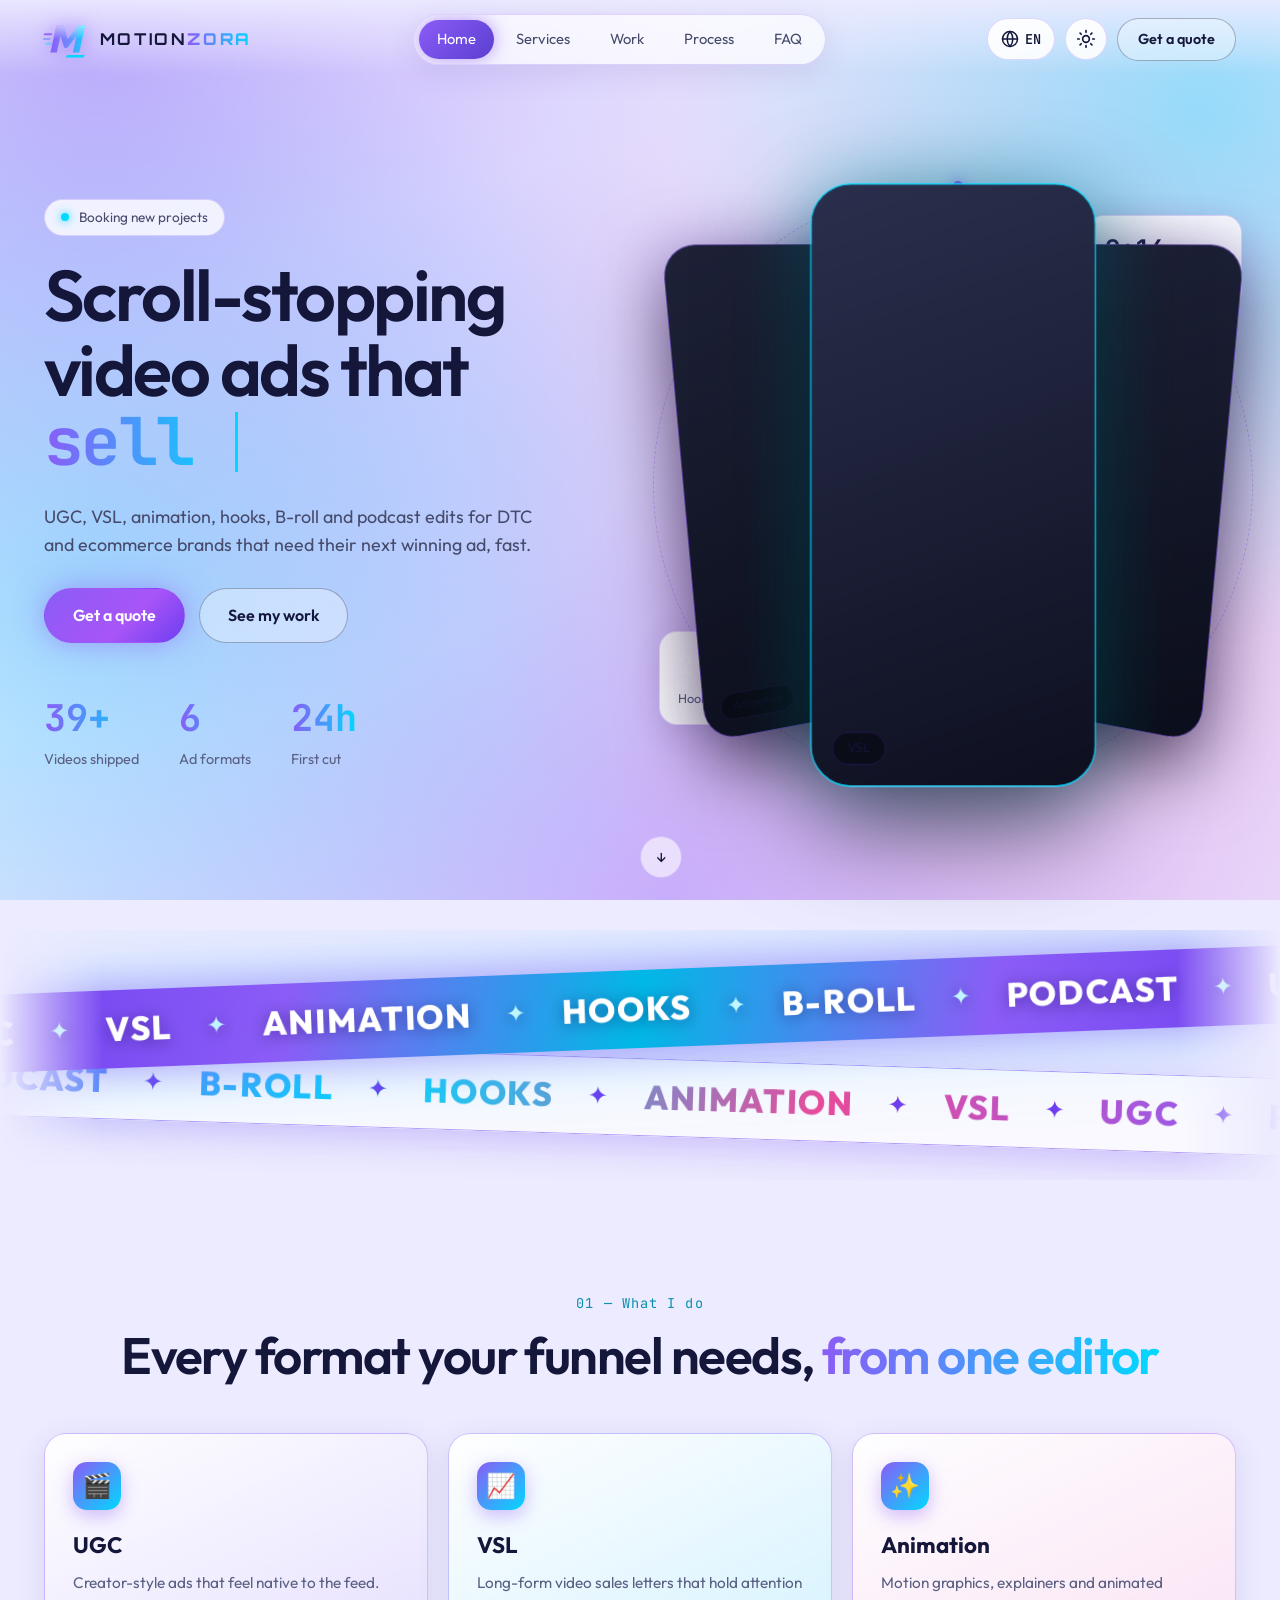
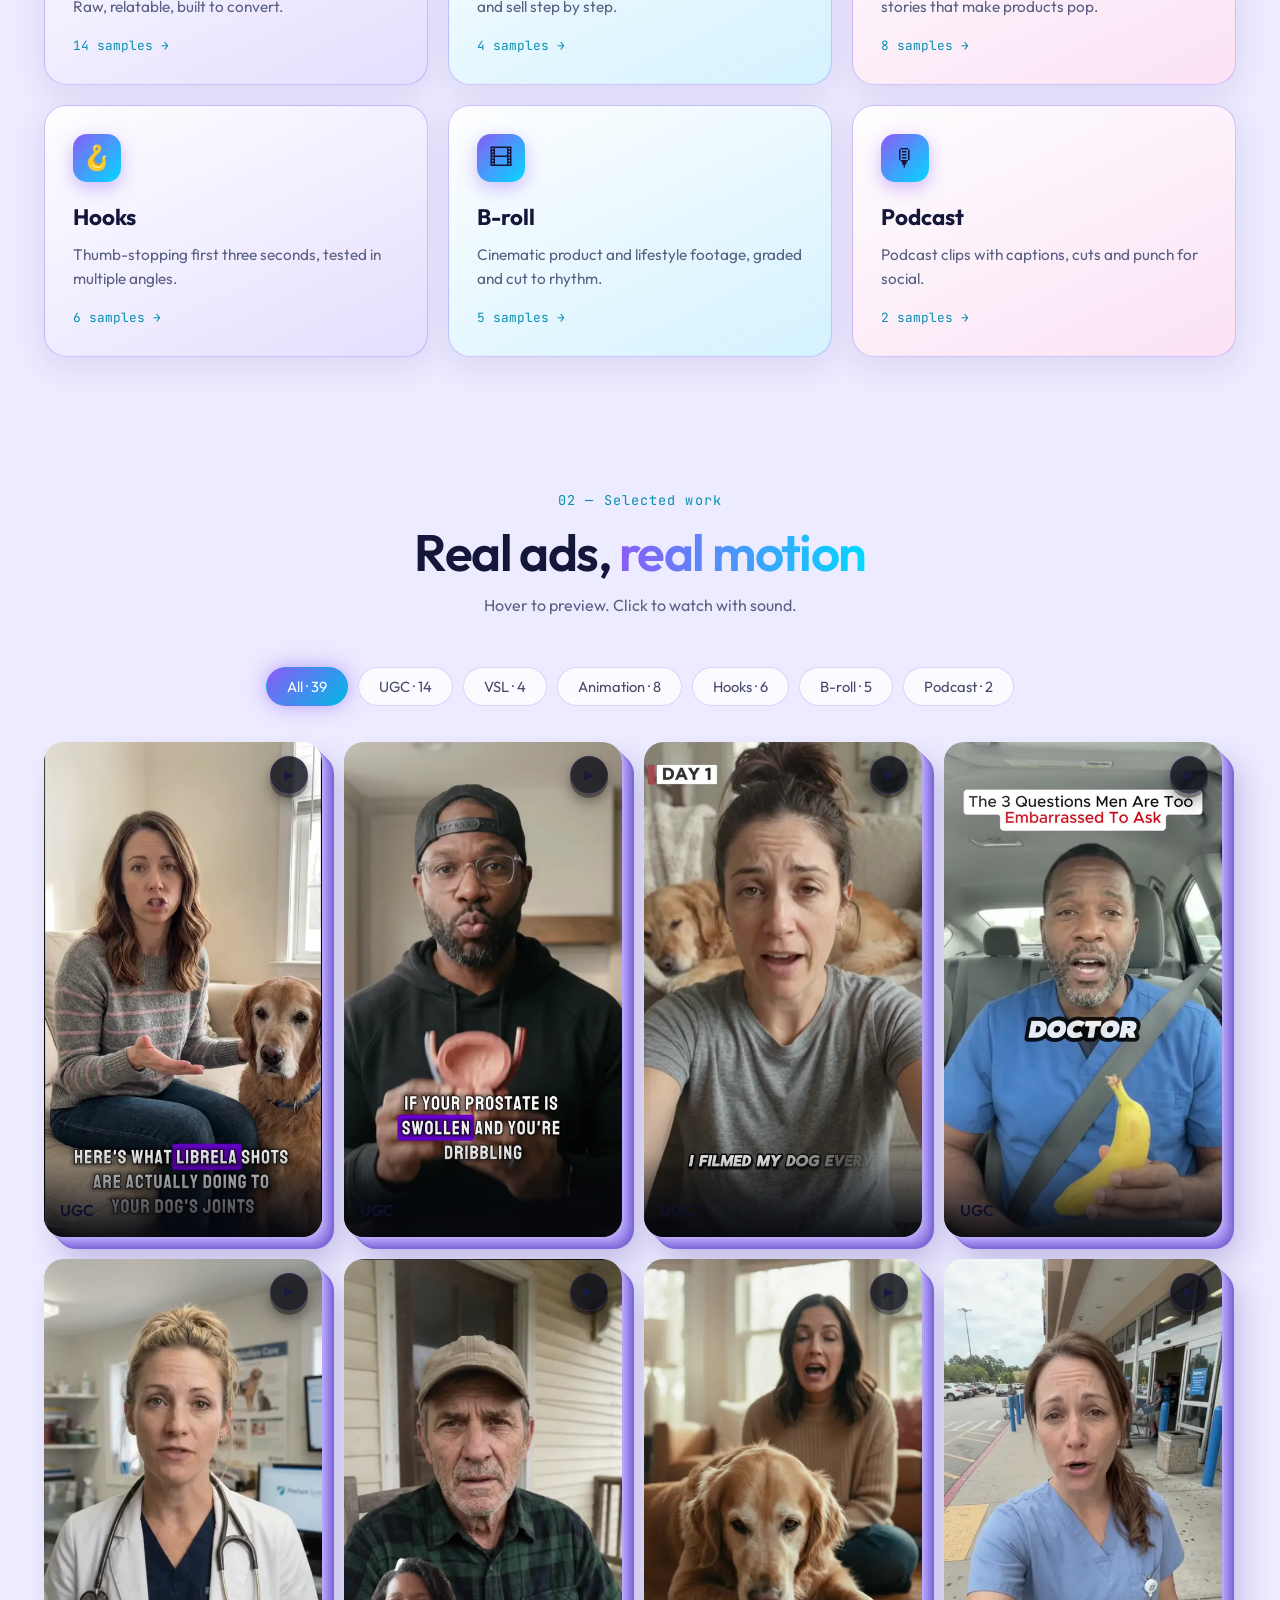
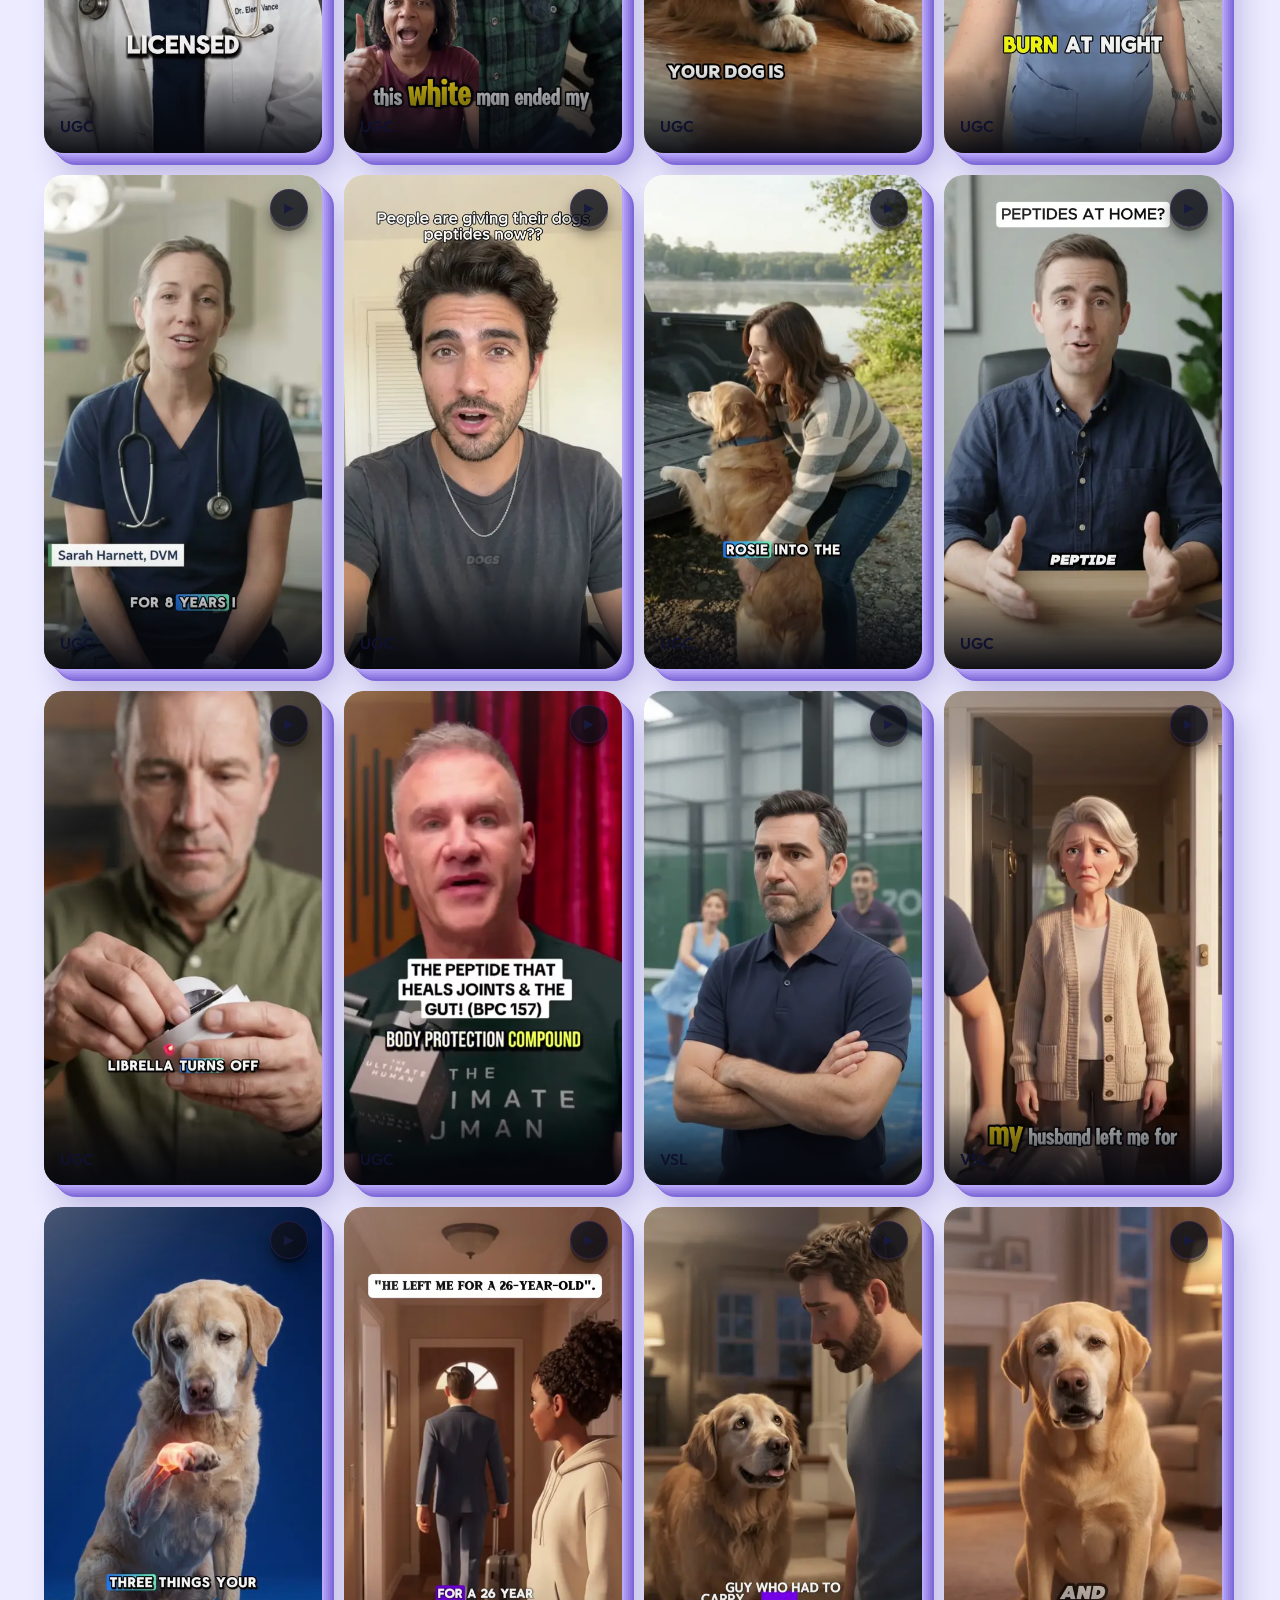
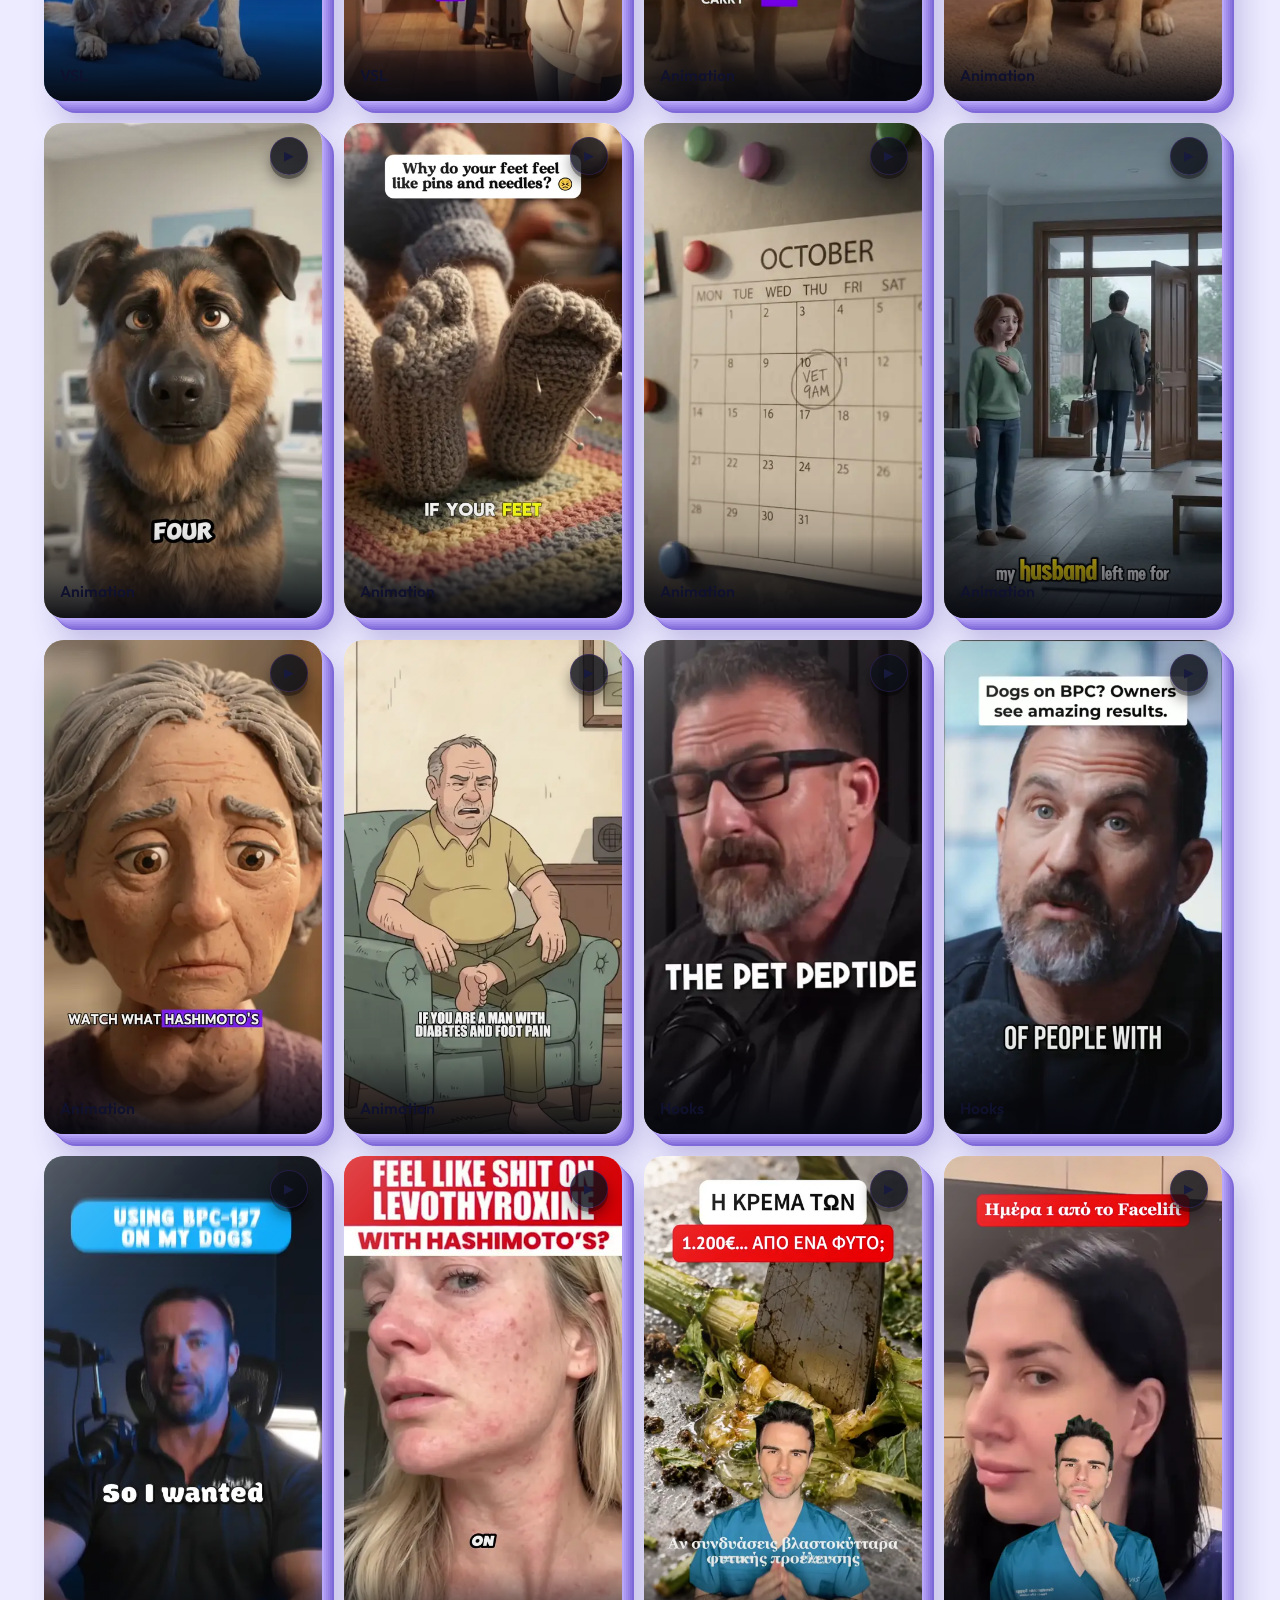
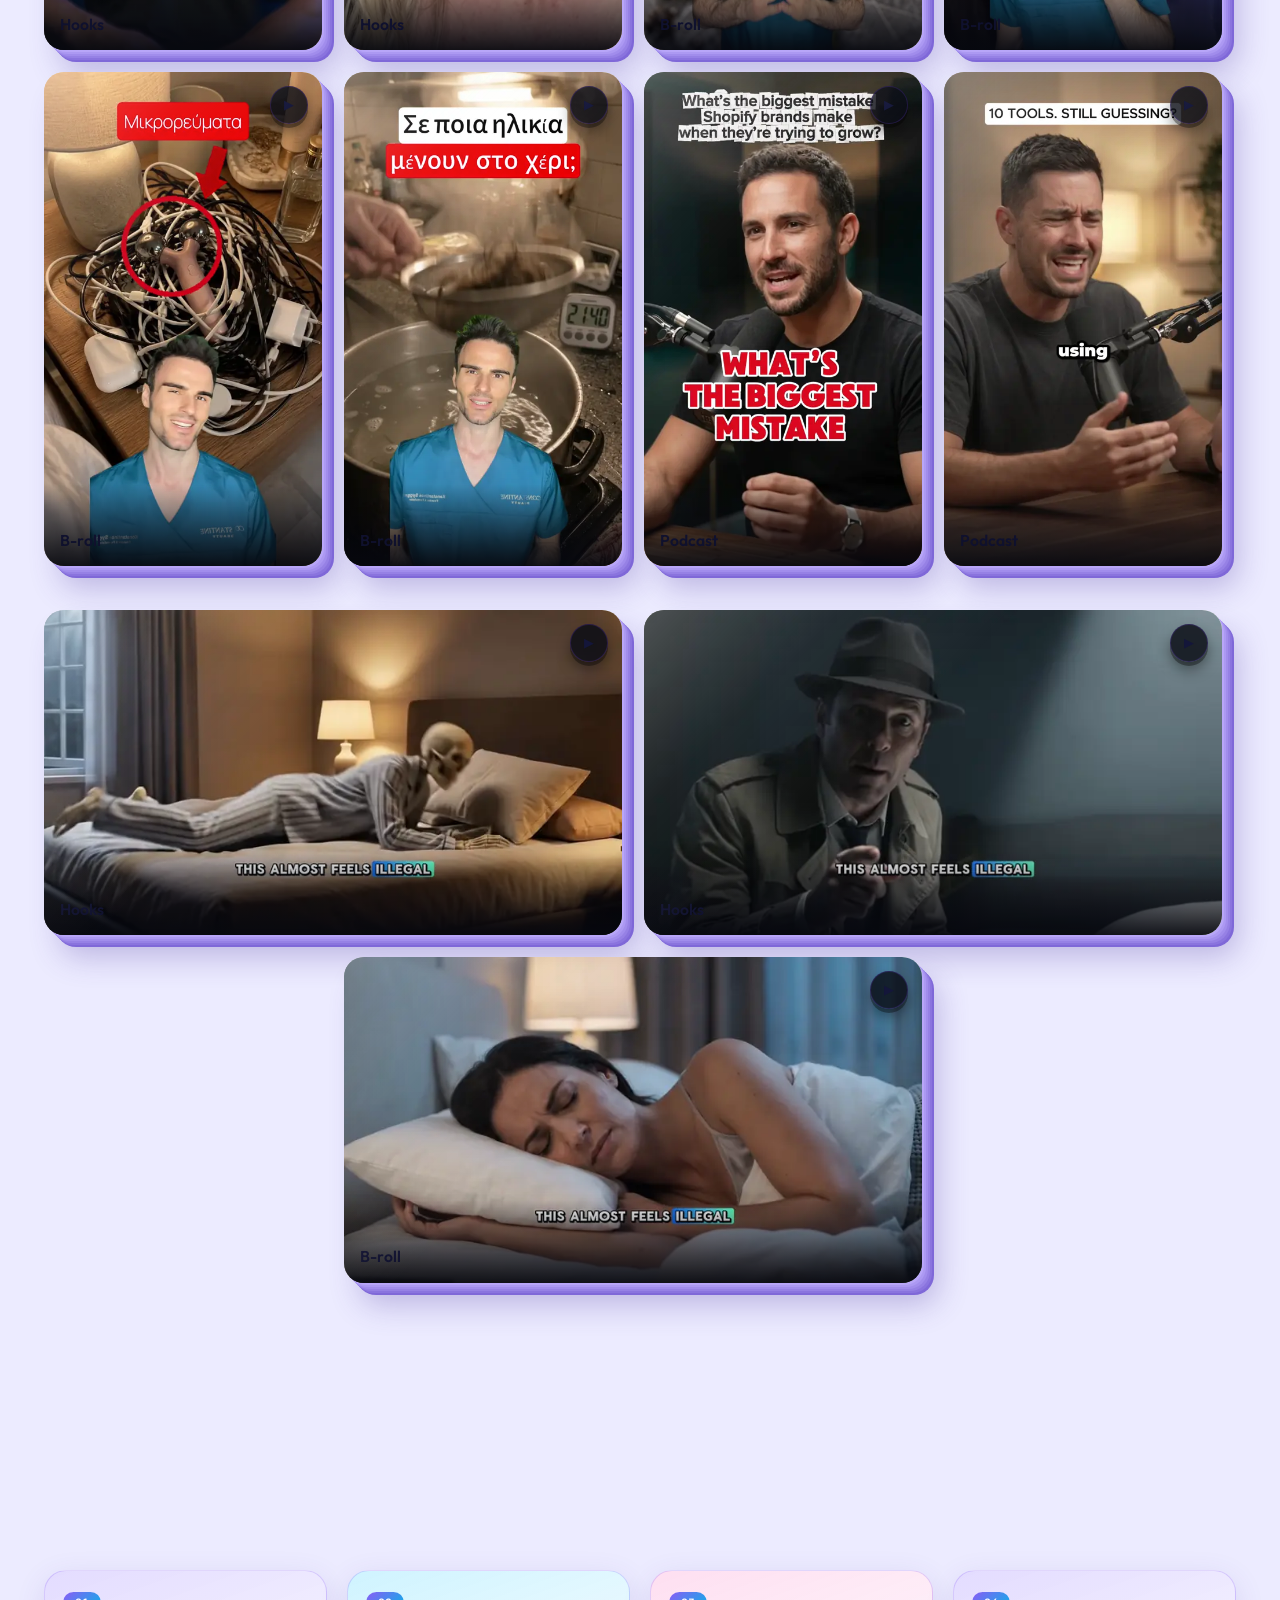
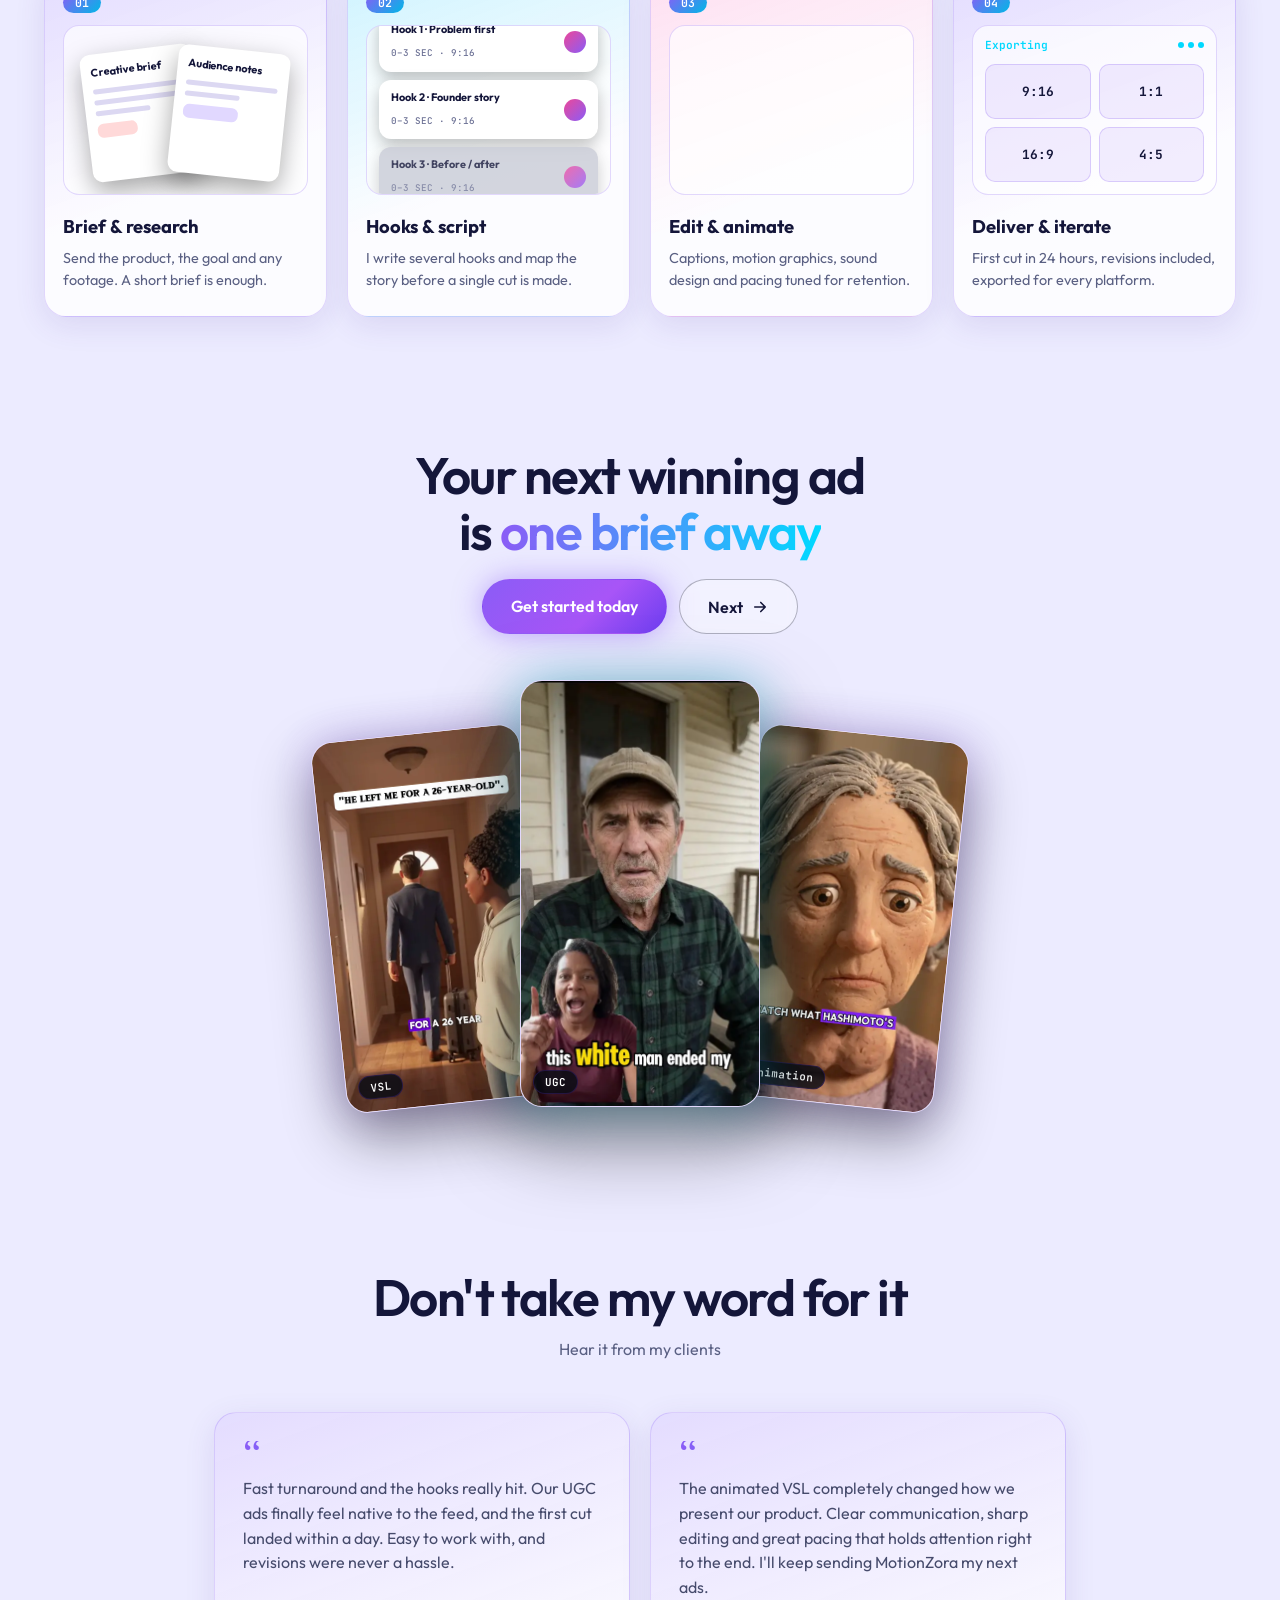
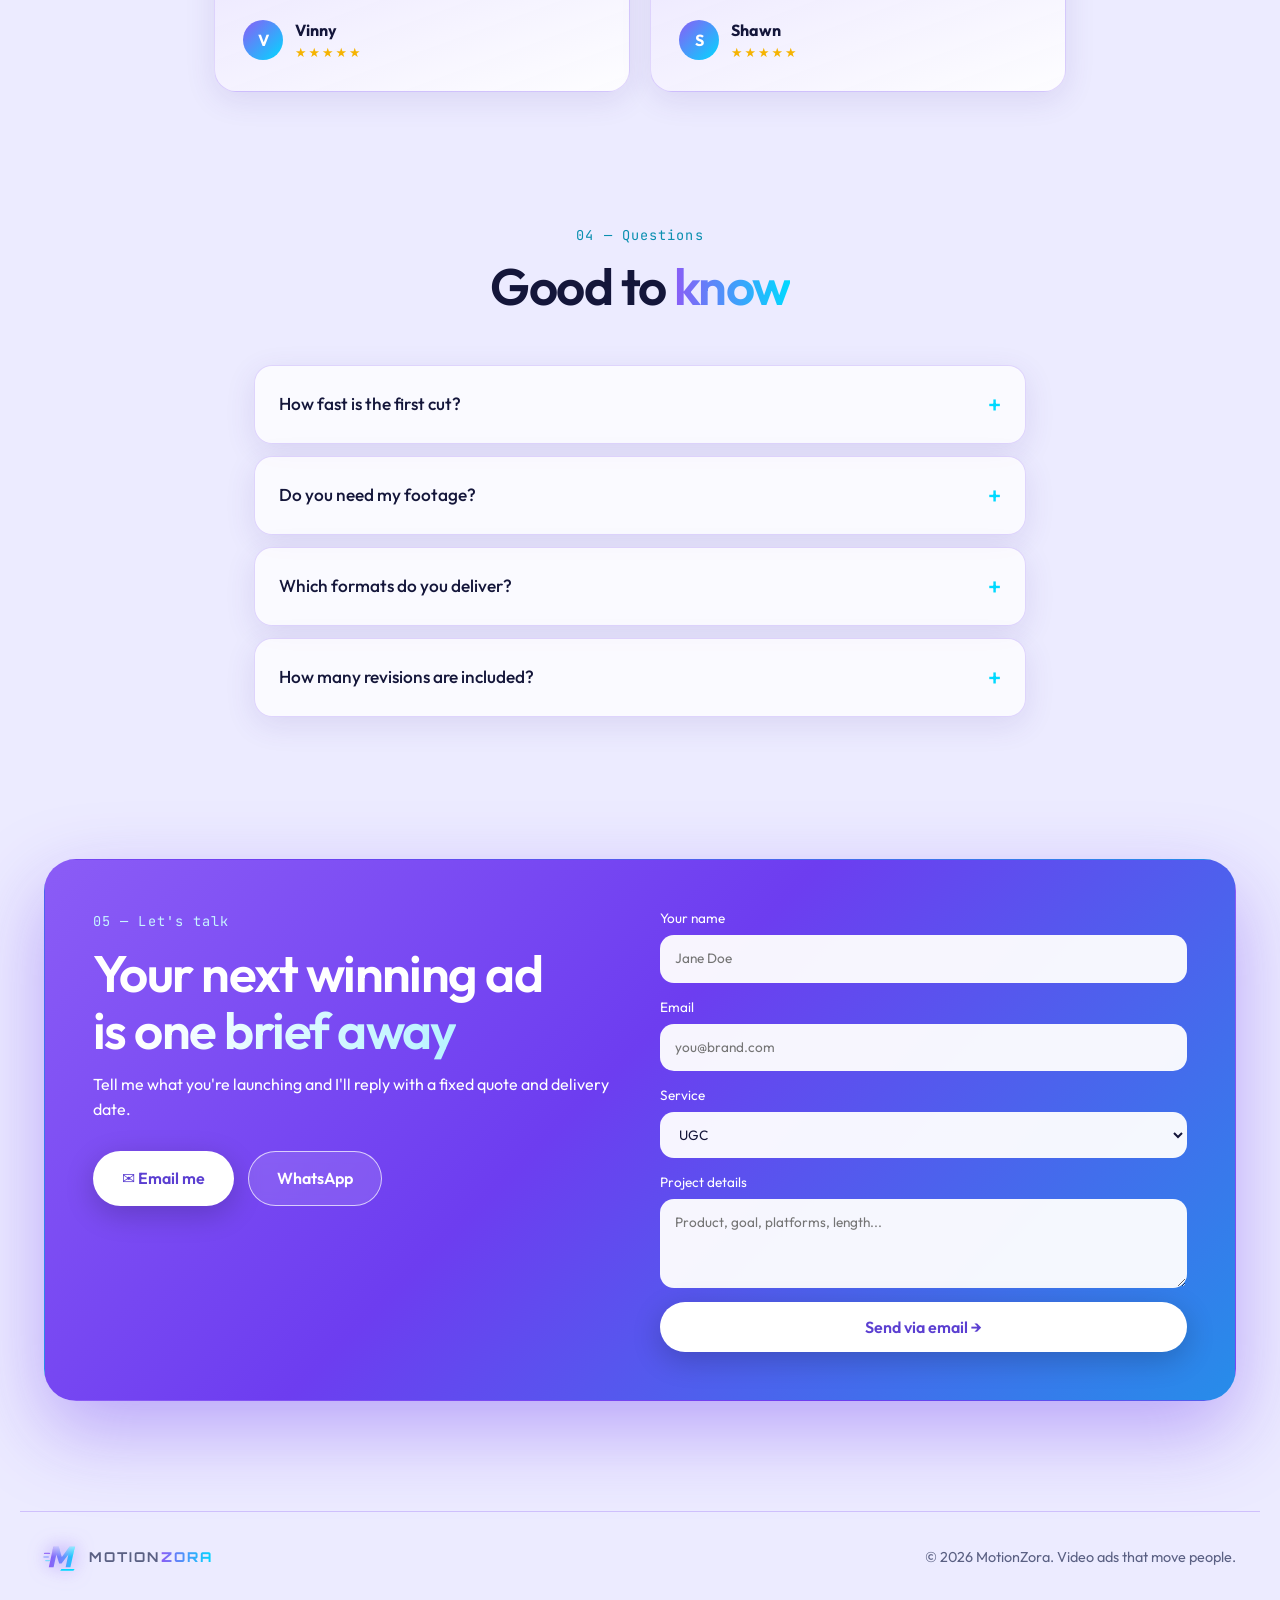
<file: index.html>
<!doctype html>
<html lang="en">
<head>
<meta charset="utf-8">
<meta name="viewport" content="width=device-width, initial-scale=1">
<title>MotionZora — Video Ads That Move People</title>
<meta name="description" content="MotionZora: UGC, VSL, animation, hooks, B-roll and podcast video ads for ecommerce and DTC brands.">
<link rel="preconnect" href="https://fonts.googleapis.com">
<link rel="preconnect" href="https://fonts.gstatic.com" crossorigin>
<link href="https://fonts.googleapis.com/css2?family=Outfit:wght@300;400;500;600;700;800&family=Orbitron:wght@500;700;800&family=Noto+Sans:wght@400;600;700;800&family=JetBrains+Mono:wght@400;600&display=swap" rel="stylesheet">
<script>
  /* set the theme before first paint: saved choice, otherwise the system preference */
  (function(){var t=null;try{t=localStorage.getItem("theme")}catch(e){}
  if(t!=="light"&&t!=="dark")t=matchMedia("(prefers-color-scheme: light)").matches?"light":"dark";
  document.documentElement.setAttribute("data-theme",t);})();
</script>
<link rel="icon" type="image/svg+xml" href="favicon.svg">
<link rel="stylesheet" href="style.css?v=54">
</head>
<body>
<div class="progress" id="progress"></div>

<header class="nav-wrap">
  <a href="#top" class="logo" aria-label="MotionZora">
    <svg class="logo-mark" viewBox="0 0 56 50" aria-hidden="true"><defs>
  <linearGradient id="nva" x1="0" y1="0" x2="1" y2="0"><stop offset="0" stop-color="#8B5CF6"/><stop offset=".55" stop-color="#6D8CFF"/><stop offset="1" stop-color="#00D9FF"/></linearGradient>
  <linearGradient id="nvb" x1="0" y1="0" x2="0" y2="1"><stop offset="0" stop-color="#fff" stop-opacity=".55"/><stop offset=".5" stop-color="#fff" stop-opacity="0"/></linearGradient>
  <clipPath id="nvc"><polygon points="8.0,42 15.5,8 24.5,8 29.7,25 42.5,8 51.5,8 44.0,42 36.0,42 40.6,21 29.3,36 25.3,36 20.6,21 16.0,42"/></clipPath>
</defs>
<g class="speed" stroke-linecap="round" fill="none">
  <path d="M1 19H9" stroke="#8B5CF6" stroke-width="2.4" opacity=".85"/>
  <path d="M0 25H7" stroke="#6D8CFF" stroke-width="2.4" opacity=".6"/>
  <path d="M3 31H9" stroke="#00D9FF" stroke-width="2.4" opacity=".45"/>
</g>
<polygon class="mk" points="8.0,42 15.5,8 24.5,8 29.7,25 42.5,8 51.5,8 44.0,42 36.0,42 40.6,21 29.3,36 25.3,36 20.6,21 16.0,42" fill="url(#nva)"/>
<polygon points="8.0,42 15.5,8 24.5,8 29.7,25 42.5,8 51.5,8 44.0,42 36.0,42 40.6,21 29.3,36 25.3,36 20.6,21 16.0,42" fill="url(#nvb)"/>
<g clip-path="url(#nvc)"><rect class="sheen" x="-20" y="0" width="14" height="48" fill="#fff" opacity=".6" transform="skewX(-18)"/></g>
<polygon points="29,45 51,45 49,48 27,48" fill="#00D9FF"/></svg>
    <span class="logo-text">MOTION<b>ZORA</b></span>
  </a>
  <nav class="nav" id="nav">
    <a href="#top" class="active"><span data-i18n="nav.home">Home</span></a>
    <a href="#services"><span data-i18n="nav.services">Services</span></a>
    <a href="#work"><span data-i18n="nav.work">Work</span></a>
    <a href="#process"><span data-i18n="nav.process">Process</span></a>
    <a href="#faq"><span data-i18n="nav.faq">FAQ</span></a>
  </nav>
  <div class="nav-cta">
    <div class="lang" id="lang">
      <button class="lang-btn" id="langBtn" data-i18n-aria="lang.aria" aria-haspopup="listbox" aria-expanded="false">
        <svg viewBox="0 0 24 24" fill="none" stroke="currentColor" stroke-width="2" stroke-linecap="round" stroke-linejoin="round"><circle cx="12" cy="12" r="10"/><path d="M2 12h20M12 2a15 15 0 0 1 0 20M12 2a15 15 0 0 0 0 20"/></svg>
        <span id="langCode">EN</span>
      </button>
      <ul class="lang-menu" id="langMenu" role="listbox"></ul>
    </div>
    <button class="theme-btn" id="themeBtn" data-i18n-aria="theme.aria" aria-label="Toggle light / dark mode">
      <svg class="moon" viewBox="0 0 24 24" fill="none" stroke="currentColor" stroke-width="2" stroke-linecap="round" stroke-linejoin="round"><path d="M21 12.8A9 9 0 1 1 11.2 3a7 7 0 0 0 9.8 9.8z"/></svg>
      <svg class="sun" viewBox="0 0 24 24" fill="none" stroke="currentColor" stroke-width="2" stroke-linecap="round"><circle cx="12" cy="12" r="4"/><path d="M12 2v2M12 20v2M4.9 4.9l1.4 1.4M17.7 17.7l1.4 1.4M2 12h2M20 12h2M4.9 19.1l1.4-1.4M17.7 6.3l1.4-1.4"/></svg>
    </button>
    <a href="#contact" class="btn btn-ghost sm" data-i18n="nav.quote">Get a quote</a>
    <button class="burger" id="burger" aria-label="Menu"><i></i><i></i></button>
  </div>
</header>

<main id="top">
  <!-- HERO -->
  <section class="hero">
    <div class="hero-text">
      <span class="chip"><b class="dot"></b> <span data-i18n="hero.chip">Booking new projects</span></span>
      <h1><span data-i18n="hero.h1">Scroll-stopping video ads that</span> <span class="type-wrap"><span class="grad mono" id="typed"></span><i class="caret"></i></span></h1>
      <p class="lead" data-i18n="hero.lead">UGC, VSL, animation, hooks, B-roll and podcast edits for DTC and ecommerce brands that need their next winning ad, fast.</p>
      <div class="cta-row">
        <a href="#contact" class="btn btn-primary" data-i18n="hero.cta1">Get a quote</a>
        <a href="#work" class="btn btn-ghost" data-i18n="hero.cta2">See my work</a>
      </div>
      <div class="stats">
        <div><strong data-count="38" data-suffix="+">0</strong><span data-i18n="stat.videos">Videos shipped</span></div>
        <div><strong data-count="6">0</strong><span data-i18n="stat.formats">Ad formats</span></div>
        <div><strong data-count="24" data-suffix="h">0</strong><span data-i18n="stat.first">First cut</span></div>
      </div>
    </div>
    <div class="hero-visual" id="heroVisual">
      <div class="orbit o1"></div><div class="orbit o2"></div>
      <div class="phone p-left"><video muted playsinline preload="metadata"></video><em class="tag">Animation</em></div>
      <div class="phone p-main"><video muted playsinline preload="metadata"></video><em class="tag">UGC</em></div>
      <div class="phone p-right"><video muted playsinline preload="metadata"></video><em class="tag">VSL</em></div>
      <div class="float-card fc1"><b>250%</b><span data-i18n="fc1">Hook retention</span></div>
      <div class="float-card fc2"><b>9:16</b><span data-i18n="fc2">Reels · TikTok · Shorts</span></div>
    </div>
    <a href="#services" class="scroll-down" aria-label="Scroll down">↓</a>
  </section>

  <!-- RIBBONS -->
  <div class="ribbons" aria-hidden="true">
    <div class="ribbon r1"><div class="rtrack" data-dir="-1"></div></div>
    <div class="ribbon r2"><div class="rtrack" data-dir="1"></div></div>
  </div>

  <!-- SERVICES -->
  <section id="services" class="section">
    <div class="sec-head reveal">
      <span class="eyebrow" data-i18n="svc.eyebrow">01 — What I do</span>
      <h2 data-i18n-html="svc.title">Every format your funnel needs, <span class="grad">from one editor</span></h2>
    </div>
    <div class="services" id="services-grid"></div>
  </section>

  <!-- WORK -->
  <section id="work" class="section">
    <div class="sec-head reveal">
      <span class="eyebrow" data-i18n="work.eyebrow">02 — Selected work</span>
      <h2 data-i18n-html="work.title">Real ads, <span class="grad">real motion</span></h2>
      <p data-i18n="work.sub">Hover to preview. Click to watch with sound.</p>
    </div>
    <div class="filters reveal" id="filters"></div>
    <div class="grid" id="grid"></div>
  </section>

  <!-- PROCESS -->
  <section id="process" class="section">
    <div class="sec-head reveal">
      <span class="eyebrow" data-i18n="proc.eyebrow">03 — How it works</span>
      <h2 data-i18n-html="proc.title">From brief to <span class="grad">winning ad</span></h2>
    </div>
    <div class="pcards">
      <article class="pcard reveal"><span class="ptag">01</span>
        <div class="pvis v-brief">
          <div class="doc d1"><b data-i18n="ui.brief">Creative brief</b><u></u><u></u><u class="s"></u><em></em></div>
          <div class="doc d2"><b data-i18n="ui.audience">Audience notes</b><u></u><u class="s"></u><span class="chip2"></span></div>
        </div>
        <h3 data-i18n="step1.t">Brief &amp; research</h3><p data-i18n="step1.p"></p></article>
      <article class="pcard reveal"><span class="ptag">02</span>
        <div class="pvis v-hooks">
          <div class="hk k1"><div><b data-i18n="ui.h1">Hook 1</b><small>0–3 SEC · 9:16</small></div><i></i></div>
          <div class="hk k2"><div><b data-i18n="ui.h2">Hook 2</b><small>0–3 SEC · 9:16</small></div><i></i></div>
          <div class="hk k3"><div><b data-i18n="ui.h3">Hook 3</b><small>0–3 SEC · 9:16</small></div><i></i></div>
        </div>
        <h3 data-i18n="step2.t">Hooks &amp; script</h3><p data-i18n="step2.p"></p></article>
      <article class="pcard reveal"><span class="ptag">03</span>
        <div class="pvis v-chat">
          <div class="bub b1"><i></i><span data-i18n="ui.chat1"></span></div>
          <div class="bub b2"><i></i><span data-i18n="ui.chat2"></span></div>
          <div class="bub b3"><i></i><span data-i18n="ui.chat3"></span></div>
        </div>
        <h3 data-i18n="step3.t">Edit &amp; animate</h3><p data-i18n="step3.p"></p></article>
      <article class="pcard reveal"><span class="ptag">04</span>
        <div class="pvis v-export">
          <div class="exp-head"><span data-i18n="ui.export">Exporting</span><i class="dots"><s></s><s></s><s></s></i></div>
          <div class="fmts">
            <div class="fm"><b>9:16</b><em></em></div><div class="fm"><b>1:1</b><em></em></div>
            <div class="fm"><b>16:9</b><em></em></div><div class="fm"><b>4:5</b><em></em></div>
          </div>
        </div>
        <h3 data-i18n="step4.t">Deliver &amp; iterate</h3><p data-i18n="step4.p"></p></article>
    </div>
  </section>

  <!-- SHOWCASE: shuffling ads -->
  <section id="showcase" class="section">
    <div class="cta-more reveal">
      <h3 data-i18n-html="ct.title">Your next winning ad<br>is <span class="grad">one brief away</span></h3>
      <div class="cta-actions">
        <a href="#contact" class="btn btn-primary" data-i18n="cta.btn">Get started today</a>
        <button class="btn btn-ghost" id="shuffleBtn" type="button"><span data-i18n="cta.shuffle">Next</span><svg viewBox="0 0 24 24" width="18" height="18" fill="none" stroke="currentColor" stroke-width="2.2" stroke-linecap="round" stroke-linejoin="round"><path d="M5 12h14M13 6l6 6-6 6"/></svg></button>
      </div>
      <div class="trio" id="trio">
        <div class="tcard t1"><video muted loop playsinline preload="none"></video><span class="tlabel"></span></div>
        <div class="tcard t2"><video muted loop playsinline preload="none"></video><span class="tlabel"></span></div>
        <div class="tcard t3"><video muted loop playsinline preload="none"></video><span class="tlabel"></span></div>
      </div>
    </div>
  </section>

  <!-- TESTIMONIALS -->
  <section id="reviews" class="section narrow2">
    <div class="sec-head reveal">
      <h2 data-i18n="tes.title">Don't take my word for it</h2>
      <p data-i18n="tes.sub">Hear it from my clients</p>
    </div>
    <div class="reviews" id="reviewsGrid"></div>
  </section>

  <!-- FAQ -->
  <section id="faq" class="section narrow">
    <div class="sec-head reveal">
      <span class="eyebrow" data-i18n="faq.eyebrow">04 — Questions</span>
      <h2 data-i18n-html="faq.title">Good to <span class="grad">know</span></h2>
    </div>
    <div class="faq">
      <details class="reveal"><summary data-i18n="q1">How fast is the first cut?</summary><p data-i18n="a1">Usually within 24 hours for short formats. Longer VSLs and animations take a little more, and I'll confirm a date before we start.</p></details>
      <details class="reveal"><summary data-i18n="q2">Do you need my footage?</summary><p data-i18n="a2">Send your footage and I'll edit it, or I can handle UGC creators and animation from scratch.</p></details>
      <details class="reveal"><summary data-i18n="q3">Which formats do you deliver?</summary><p data-i18n="a3">9:16 for Reels, TikTok and Shorts, plus 16:9 and 1:1 on request.</p></details>
      <details class="reveal"><summary data-i18n="q4">How many revisions are included?</summary><p data-i18n="a4">Revisions are included until the ad feels right. Tell me what to change and I'll turn it around quickly.</p></details>
    </div>
  </section>

  <!-- CONTACT -->
  <section id="contact" class="section contact">
    <div class="contact-card reveal">
      <div class="contact-left">
        <span class="eyebrow" data-i18n="ct.eyebrow">05 — Let's talk</span>
        <h2 data-i18n-html="ct.title">Your next winning ad<br>is <span class="grad">one brief away</span></h2>
        <p data-i18n="ct.text">Tell me what you're launching and I'll reply with a fixed quote and delivery date.</p>
        <div class="cta-row">
          <a class="btn btn-primary" id="mailBtn" href="#" data-i18n="ct.email">✉ Email me</a>
          <a class="btn btn-ghost" id="waBtn" href="#" target="_blank" rel="noopener">WhatsApp</a>
        </div>
      </div>
      <form class="contact-form" id="form">
        <label><span data-i18n="f.name">Your name</span><input name="name" required placeholder="Jane Doe" data-i18n-ph="f.ph.name"></label>
        <label><span data-i18n="f.email">Email</span><input name="email" type="email" required placeholder="you@brand.com" data-i18n-ph="f.ph.email"></label>
        <label><span data-i18n="f.service">Service</span>
          <select name="service"><option>UGC</option><option>VSL</option><option>Animation</option><option>Hooks</option><option>B-roll</option><option>Podcast</option></select>
        </label>
        <label><span data-i18n="f.details">Project details</span><textarea name="msg" rows="3" placeholder="Product, goal, platforms, length..." data-i18n-ph="f.ph.msg"></textarea></label>
        <button class="btn btn-primary" type="submit" data-i18n="f.send">Send via email →</button>
      </form>
    </div>
  
  </section>
</main>

<footer class="footer">
  <a href="#top" class="logo" aria-label="MotionZora">
    <svg class="logo-mark" viewBox="0 0 56 50" aria-hidden="true"><defs>
  <linearGradient id="fta" x1="0" y1="0" x2="1" y2="0"><stop offset="0" stop-color="#8B5CF6"/><stop offset=".55" stop-color="#6D8CFF"/><stop offset="1" stop-color="#00D9FF"/></linearGradient>
  <linearGradient id="ftb" x1="0" y1="0" x2="0" y2="1"><stop offset="0" stop-color="#fff" stop-opacity=".55"/><stop offset=".5" stop-color="#fff" stop-opacity="0"/></linearGradient>
  <clipPath id="ftc"><polygon points="8.0,42 15.5,8 24.5,8 29.7,25 42.5,8 51.5,8 44.0,42 36.0,42 40.6,21 29.3,36 25.3,36 20.6,21 16.0,42"/></clipPath>
</defs>
<g class="speed" stroke-linecap="round" fill="none">
  <path d="M1 19H9" stroke="#8B5CF6" stroke-width="2.4" opacity=".85"/>
  <path d="M0 25H7" stroke="#6D8CFF" stroke-width="2.4" opacity=".6"/>
  <path d="M3 31H9" stroke="#00D9FF" stroke-width="2.4" opacity=".45"/>
</g>
<polygon class="mk" points="8.0,42 15.5,8 24.5,8 29.7,25 42.5,8 51.5,8 44.0,42 36.0,42 40.6,21 29.3,36 25.3,36 20.6,21 16.0,42" fill="url(#fta)"/>
<polygon points="8.0,42 15.5,8 24.5,8 29.7,25 42.5,8 51.5,8 44.0,42 36.0,42 40.6,21 29.3,36 25.3,36 20.6,21 16.0,42" fill="url(#ftb)"/>
<g clip-path="url(#ftc)"><rect class="sheen" x="-20" y="0" width="14" height="48" fill="#fff" opacity=".6" transform="skewX(-18)"/></g>
<polygon points="29,45 51,45 49,48 27,48" fill="#00D9FF"/></svg>
    <span class="logo-text">MOTION<b>ZORA</b></span>
  </a>
  <p>© <span id="yr"></span> MotionZora. <span data-i18n="foot">Video ads that move people.</span></p>
</footer>

<!-- Modal -->
<div class="modal" id="modal" aria-hidden="true">
  <button class="modal-close" id="modalClose" aria-label="Close">✕</button>
  <div class="modal-body" id="modalBody"></div>
</div>

<script src="i18n.js?v=54"></script>
<script src="app.js?v=54"></script>
</body>
</html>
</file>
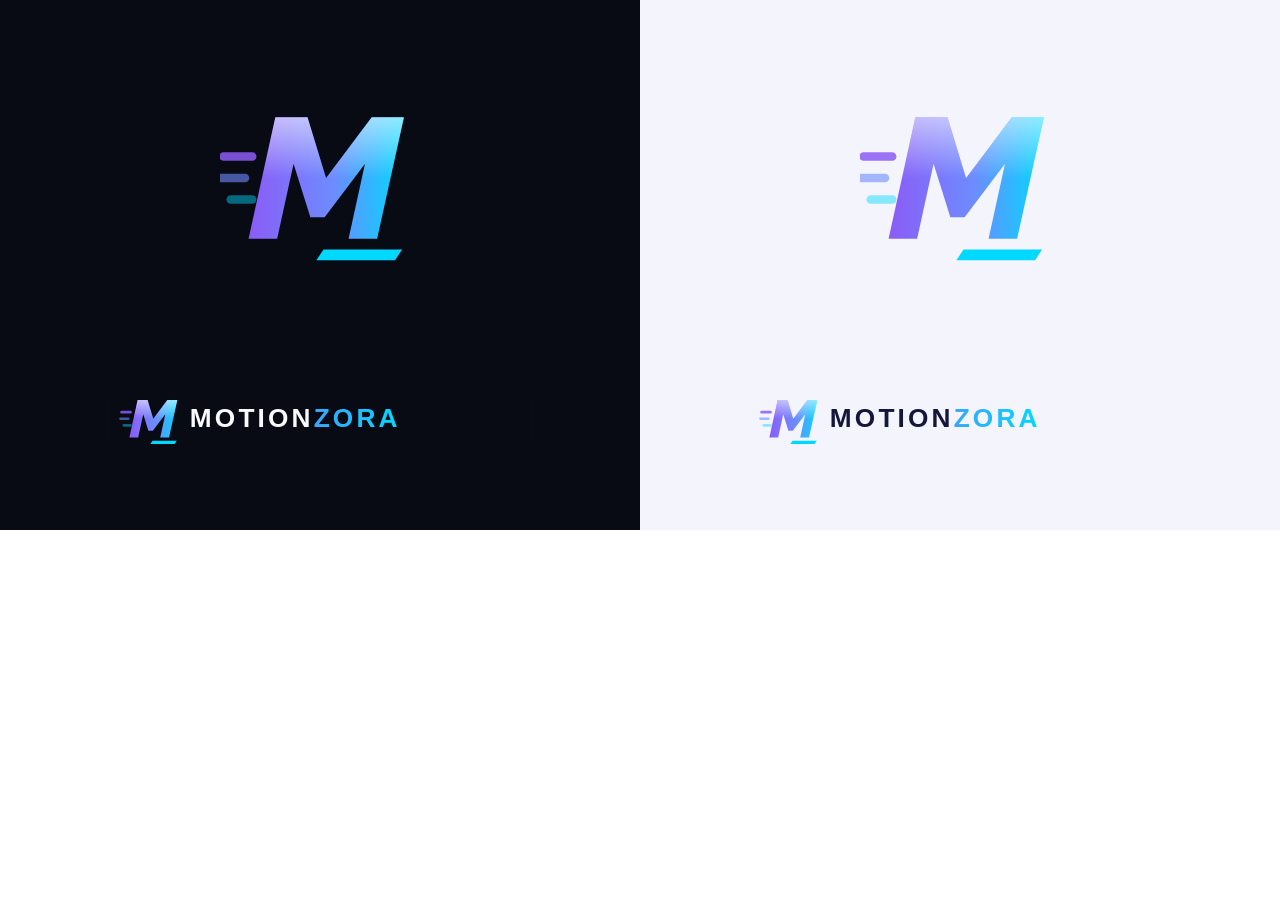
<file: brand/preview.html>
<!doctype html><meta charset="utf-8"><title>MotionZora logo</title>
<style>body{margin:0;display:grid;grid-template-columns:1fr 1fr;font-family:sans-serif}
div{display:grid;place-items:center;gap:30px;padding:40px;min-height:50vh}
.d{background:#090B14}.l{background:#F4F5FC}.d img.m,.l img.m{width:200px}img.f{width:420px}</style>
<div class="d"><img class="m" src="logo-mark.svg"><img class="f" src="logo-full-dark.svg"></div>
<div class="l"><img class="m" src="logo-mark.svg"><img class="f" src="logo-full-light.svg"></div>
</file>
<file: style.css>
:root{
  --bg:#090B14; --card:#171A2B; --purple:#8B5CF6; --cyan:#00D9FF; --white:#F8FAFC;
  --bg-rgb:9,11,20; --card-rgb:23,26,43; --text2:#c3cae3;
  --muted:#9aa3bd; --line:rgba(139,92,246,.25);
  --ghost-b:rgba(248,250,252,.35); --stroke:rgba(248,250,252,.45);
  color-scheme:dark;
  --grad:linear-gradient(90deg,#8B5CF6,#00D9FF);
  --r:22px;
}
*{box-sizing:border-box;margin:0;padding:0}
html{scroll-behavior:smooth;scroll-padding-top:90px}
body{background:var(--bg);color:var(--white);font-family:'Outfit','Noto Sans',system-ui,sans-serif;line-height:1.55;overflow-x:hidden}
a{color:inherit;text-decoration:none}
.mono{font-family:'JetBrains Mono',monospace}
.grad{background:var(--grad);-webkit-background-clip:text;background-clip:text;color:transparent}
#bg{position:fixed;inset:0;width:100%;height:100%;z-index:-2}
.glow{position:fixed;width:520px;height:520px;border-radius:50%;pointer-events:none;z-index:-1;
  background:radial-gradient(circle,rgba(139,92,246,.22),transparent 65%);transform:translate(-50%,-50%);left:50%;top:30%;transition:opacity .3s}
.progress{position:fixed;top:0;left:0;height:3px;width:0;background:var(--grad);z-index:100;box-shadow:0 0 12px var(--cyan)}

/* light theme (default follows the system; the toggle overrides it) */
:root[data-theme="light"]{
  --bg:#ECEBFF; --card:#FFFFFF; --white:#14163A;
  --bg-rgb:236,235,255; --card-rgb:255,255,255; --text2:#464b6c;
  --muted:#5a6083; --line:rgba(109,61,240,.2);
  --ghost-b:rgba(18,20,43,.3); --stroke:rgba(18,20,43,.4);
  color-scheme:light;
}
:root[data-theme="light"] .glow{background:radial-gradient(circle,rgba(139,92,246,.2),transparent 65%)}
:root[data-theme="light"] .btn-ghost:hover{color:#5b3fd1;border-color:#5b3fd1}
:root[data-theme="light"] .eyebrow{color:#0a8fb0}
:root[data-theme="light"] .nav,:root[data-theme="light"] .svc,:root[data-theme="light"] .step,:root[data-theme="light"] .faq details,:root[data-theme="light"] .float-card{box-shadow:0 8px 30px rgba(80,60,160,.12)}
:root[data-theme="light"] .contact-card{background:radial-gradient(700px circle at 0% 0%,rgba(139,92,246,.18),transparent 60%),radial-gradient(600px circle at 100% 100%,rgba(0,217,255,.14),transparent 60%),#fff}
:root[data-theme="light"] .stats span{color:var(--muted)}
.fc1{color:#fff}.fc1 span{color:#e6e0ff}
body,.nav,.svc,.step,.pill,.faq details,.float-card,.chip,.contact-card,input,select,textarea{transition:background-color .4s,color .4s,border-color .4s,box-shadow .4s}

/* theme toggle */
.theme-btn{width:42px;height:42px;border-radius:50%;border:1px solid var(--line);background:rgba(var(--card-rgb),.6);color:var(--white);cursor:pointer;display:grid;place-items:center;backdrop-filter:blur(10px);transition:.3s}
.theme-btn:hover{border-color:var(--cyan);box-shadow:0 0 18px rgba(0,217,255,.35);transform:rotate(18deg)}
.theme-btn svg{width:20px;height:20px;grid-area:1/1;transition:transform .5s,opacity .3s}
.theme-btn .sun{opacity:0;transform:rotate(-90deg) scale(.5)}
:root[data-theme="light"] .theme-btn .sun{opacity:1;transform:none}
:root[data-theme="light"] .theme-btn .moon{opacity:0;transform:rotate(90deg) scale(.5)}

/* nav */
.nav-wrap{position:fixed;top:14px;left:0;right:0;z-index:50;display:flex;align-items:center;justify-content:space-between;
  max-width:1240px;margin:0 auto;padding:0 24px}

.nav{display:flex;gap:4px;padding:5px;border-radius:999px;background:rgba(var(--card-rgb),.6);backdrop-filter:blur(14px);
  border:1px solid var(--line);box-shadow:0 0 30px rgba(139,92,246,.15)}
.nav a{padding:8px 18px;border-radius:999px;font-size:.92rem;color:var(--text2);transition:.25s}
.nav a:hover{color:var(--white)}
.nav a.active{background:linear-gradient(135deg,var(--purple),#5b3fd1);color:#fff;box-shadow:0 0 18px rgba(139,92,246,.6)}
.nav-cta{display:flex;align-items:center;gap:10px}
.burger{display:none;background:none;border:1px solid var(--line);border-radius:12px;width:44px;height:40px;cursor:pointer;position:relative}
.burger i{position:absolute;left:12px;right:12px;height:2px;background:var(--white);top:15px}
.burger i+i{top:23px}

/* buttons */
.btn{display:inline-flex;align-items:center;justify-content:center;gap:8px;padding:14px 28px;border-radius:999px;font-weight:600;font-size:1rem;
  cursor:pointer;border:1px solid transparent;transition:.3s;font-family:inherit;position:relative;overflow:hidden}
.btn.sm{padding:9px 20px;font-size:.9rem}
.btn-primary{background:linear-gradient(135deg,var(--purple),#a855f7 60%,#6d3df0);color:#fff;box-shadow:0 0 28px rgba(139,92,246,.5)}
.btn-primary:hover{transform:translateY(-3px);box-shadow:0 0 44px rgba(139,92,246,.85)}
.btn-primary::after{content:"";position:absolute;top:0;left:-120%;width:60%;height:100%;
  background:linear-gradient(100deg,transparent,rgba(255,255,255,.35),transparent);transform:skewX(-20deg);animation:shine 3.6s infinite}
@keyframes shine{0%,60%{left:-120%}100%{left:160%}}
.btn-ghost{border-color:var(--ghost-b);background:rgba(var(--card-rgb),.35);color:var(--white);backdrop-filter:blur(6px)}
.btn-ghost:hover{border-color:var(--cyan);color:var(--cyan);box-shadow:0 0 22px rgba(0,217,255,.3)}

/* hero */
.hero{min-height:100vh;display:grid;grid-template-columns:1.05fr 1fr;align-items:center;gap:30px;max-width:1240px;margin:0 auto;padding:130px 24px 60px;position:relative}
.chip{display:inline-flex;align-items:center;gap:10px;padding:7px 16px;border:1px solid var(--line);border-radius:999px;font-size:.85rem;background:rgba(var(--card-rgb),.6);color:var(--text2)}
.dot{width:8px;height:8px;border-radius:50%;background:var(--cyan);box-shadow:0 0 10px var(--cyan);animation:pulse 1.6s infinite}
@keyframes pulse{50%{opacity:.35;transform:scale(1.5)}}
h1{font-size:clamp(2.6rem,5.6vw,4.6rem);line-height:1.04;letter-spacing:-.035em;font-weight:600;margin:22px 0 20px}
.type-wrap{display:block;min-height:1.15em;font-weight:700;font-size:.92em}
.caret{display:inline-block;width:3px;height:.9em;background:var(--cyan);margin-left:4px;vertical-align:-.1em;animation:blink 1s steps(1) infinite}
@keyframes blink{50%{opacity:0}}
.lead{max-width:520px;color:var(--text2);font-size:1.12rem}
.cta-row{display:flex;gap:14px;flex-wrap:wrap;margin-top:30px}
.stats{display:flex;gap:40px;margin-top:46px;flex-wrap:wrap}
.stats strong{display:block;font-size:2.3rem;font-weight:700;font-family:'JetBrains Mono',monospace;background:var(--grad);-webkit-background-clip:text;background-clip:text;color:transparent}
.stats span{color:var(--muted);font-size:.9rem}
.scroll-down{position:absolute;bottom:22px;left:50%;width:42px;height:42px;border:1px solid var(--line);border-radius:50%;display:grid;place-items:center;animation:bob 2s infinite;background:rgba(var(--card-rgb),.6)}
@keyframes bob{50%{transform:translateY(8px)}}

.hero-visual{position:relative;height:620px;perspective:1200px;transform-style:preserve-3d}
.phone{position:absolute;left:50%;top:50%;width:250px;aspect-ratio:9/19;margin:-264px 0 0 -125px;border-radius:36px;padding:8px;
  background:linear-gradient(160deg,#2a2f4d,#0e1020);border:1px solid rgba(139,92,246,.5);
  box-shadow:0 30px 80px rgba(0,0,0,.6),0 0 60px rgba(139,92,246,.3);overflow:hidden;cursor:pointer;
  will-change:transform;backface-visibility:hidden}
.phone.front{border-color:var(--cyan);box-shadow:0 30px 90px rgba(0,0,0,.65),0 0 70px rgba(0,217,255,.35)}
.phone video{width:100%;height:100%;object-fit:cover;border-radius:28px;display:block;background:#0e1020;pointer-events:none}
.phone::after{content:"";position:absolute;inset:0;border-radius:36px;background:rgba(9,11,20,var(--dim,0));pointer-events:none}
.tag{position:absolute;left:18px;bottom:18px;padding:4px 12px;border-radius:999px;background:rgba(9,11,20,.7);backdrop-filter:blur(8px);font-style:normal;font-size:.75rem;border:1px solid var(--line)}
.float-card{position:absolute;z-index:5;padding:14px 18px;border-radius:18px;background:rgba(var(--card-rgb),.7);backdrop-filter:blur(14px);border:1px solid var(--line);box-shadow:0 0 30px rgba(139,92,246,.25)}
.float-card b{display:block;font-size:1.6rem;font-family:'JetBrains Mono',monospace}
.float-card span{font-size:.8rem;color:var(--muted)}
.fc1{left:-10px;bottom:70px;animation:floatB 5s ease-in-out infinite;background:linear-gradient(135deg,rgba(139,92,246,.7),rgba(var(--card-rgb),.8))}
.fc2{right:-6px;top:40px;animation:floatC 6s ease-in-out infinite}
.orbit{position:absolute;left:50%;top:50%;border:1px dashed rgba(0,217,255,.3);border-radius:50%;transform:translate(-50%,-50%)}
.o1{width:480px;height:480px;animation:spin 30s linear infinite}
.o2{width:600px;height:600px;border-color:rgba(139,92,246,.35);animation:spin 46s linear infinite reverse}
.o1::after,.o2::after{content:"";position:absolute;top:-5px;left:50%;width:10px;height:10px;border-radius:50%;background:var(--cyan);box-shadow:0 0 14px var(--cyan)}
.o2::after{background:var(--purple);box-shadow:0 0 14px var(--purple)}
@keyframes spin{to{transform:translate(-50%,-50%) rotate(360deg)}}

/* sections */
.section{max-width:1240px;margin:0 auto;padding:110px 24px 20px}
.section.narrow{max-width:820px}
.sec-head{text-align:center;margin-bottom:50px}
.eyebrow{font-family:'JetBrains Mono',monospace;color:var(--cyan);font-size:.85rem;letter-spacing:.08em}
h2{font-size:clamp(2rem,4.2vw,3.2rem);letter-spacing:-.03em;line-height:1.1;margin-top:12px;font-weight:600}
.sec-head p{color:var(--muted);margin-top:12px}

.reveal{opacity:0;transform:translateY(40px);transition:opacity .8s ease,transform .8s cubic-bezier(.2,.7,.2,1)}
.reveal.in{opacity:1;transform:none}

/* services */
.services{display:grid;grid-template-columns:repeat(3,1fr);gap:20px}
.svc{position:relative;padding:28px;border-radius:var(--r);background:linear-gradient(160deg,rgba(var(--card-rgb),.95),rgba(var(--card-rgb),.55));
  border:1px solid var(--line);overflow:hidden;transition:transform .2s,border-color .3s;transform-style:preserve-3d;cursor:pointer}
.svc::before{content:"";position:absolute;inset:0;background:radial-gradient(400px circle at var(--mx,50%) var(--my,0%),rgba(139,92,246,.25),transparent 60%);opacity:0;transition:.3s}
.svc:hover{border-color:var(--cyan)}
.svc:hover::before{opacity:1}
.svc .ico{width:48px;height:48px;border-radius:14px;display:grid;place-items:center;font-size:1.4rem;background:rgba(139,92,246,.15);border:1px solid var(--line);margin-bottom:18px}
.svc h3{font-size:1.4rem;margin-bottom:8px}
.svc p{color:var(--muted);font-size:.96rem}
.svc .count{margin-top:18px;font-family:'JetBrains Mono',monospace;font-size:.8rem;color:var(--cyan)}

/* filters + grid */
.filters{display:flex;gap:10px;justify-content:center;flex-wrap:wrap;margin-bottom:36px}
.pill{padding:9px 20px;border-radius:999px;border:1px solid var(--line);background:rgba(var(--card-rgb),.6);color:var(--text2);cursor:pointer;font-family:inherit;font-size:.92rem;transition:.25s}
.pill:hover{border-color:var(--cyan)}
.pill.on{background:linear-gradient(135deg,var(--purple),#5b3fd1);border-color:transparent;color:#fff;box-shadow:0 0 20px rgba(139,92,246,.55)}
.grid{display:flex;flex-wrap:wrap;justify-content:center;gap:var(--gap);--cols:4;--gap:22px}
.card{position:relative;border-radius:20px;overflow:hidden;aspect-ratio:9/16;background:var(--card);border:1px solid var(--line);cursor:pointer;
  transition:transform .25s,box-shadow .3s,border-color .3s;animation:pop .5s backwards}
.card.wide{aspect-ratio:16/9}
@keyframes pop{from{opacity:0;transform:scale(.92) translateY(16px)}}
.card:hover{transform:translateY(-8px);border-color:var(--cyan);box-shadow:0 20px 50px rgba(0,0,0,.5),0 0 34px rgba(0,217,255,.25);z-index:2}
.card img,.card video{position:absolute;inset:0;width:100%;height:100%;object-fit:cover}
.card video{opacity:0;transition:opacity .3s}
.card:hover video{opacity:1}
.card .meta{position:absolute;left:0;right:0;bottom:0;padding:44px 16px 14px;background:linear-gradient(transparent,rgba(9,11,20,.92));display:flex;justify-content:space-between;align-items:end;gap:8px}
.card .meta b{font-size:.98rem;font-weight:600}
.card .meta small{font-family:'JetBrains Mono',monospace;color:var(--cyan);font-size:.72rem}
.card .play{position:absolute;top:14px;right:14px;width:38px;height:38px;border-radius:50%;display:grid;place-items:center;background:rgba(9,11,20,.65);backdrop-filter:blur(8px);border:1px solid var(--line);font-size:.8rem}
.card::after{content:"";position:absolute;inset:0;background:linear-gradient(115deg,transparent 40%,rgba(255,255,255,.1) 50%,transparent 60%);transform:translateX(-120%);transition:transform .7s;pointer-events:none}
.card:hover::after{transform:translateX(120%)}

/* process */
.steps{display:grid;grid-template-columns:repeat(4,1fr);gap:20px;position:relative}
.step{padding:28px;border-radius:var(--r);background:rgba(var(--card-rgb),.7);border:1px solid var(--line);position:relative;overflow:hidden}
.step i{font-style:normal;font-family:'JetBrains Mono',monospace;font-size:2.6rem;font-weight:600;background:var(--grad);-webkit-background-clip:text;background-clip:text;color:transparent;opacity:.9}
.step h3{margin:10px 0 8px;font-size:1.2rem}
.step p{color:var(--muted);font-size:.95rem}
.step::after{content:"";position:absolute;left:0;bottom:0;height:3px;width:0;background:var(--grad);transition:width .5s}
.step:hover::after{width:100%}

/* faq */
.faq details{border:1px solid var(--line);border-radius:18px;background:rgba(var(--card-rgb),.7);margin-bottom:12px;padding:0 24px;transition:border-color .3s}
.faq details[open]{border-color:var(--purple);box-shadow:0 0 26px rgba(139,92,246,.2)}
.faq summary{list-style:none;cursor:pointer;padding:20px 0;font-weight:500;font-size:1.08rem;display:flex;justify-content:space-between;align-items:center}
.faq summary::-webkit-details-marker{display:none}
.faq summary::after{content:"+";font-size:1.5rem;color:var(--cyan);transition:transform .3s}
.faq details[open] summary::after{transform:rotate(45deg)}
.faq p{color:var(--muted);padding-bottom:20px}

/* contact */
.contact-card{display:grid;grid-template-columns:1fr 1fr;gap:40px;padding:48px;border-radius:32px;border:1px solid var(--line);position:relative;overflow:hidden;
  background:radial-gradient(700px circle at 0% 0%,rgba(139,92,246,.28),transparent 60%),radial-gradient(600px circle at 100% 100%,rgba(0,217,255,.14),transparent 60%),var(--card)}
.contact-left p{color:var(--text2);margin-top:14px}
.contact-form{display:grid;gap:14px}
.contact-form label{display:grid;gap:6px;font-size:.85rem;color:var(--muted)}
.contact-form input,.contact-form select,.contact-form textarea{background:rgba(var(--bg-rgb),.7);border:1px solid var(--line);border-radius:14px;padding:12px 14px;color:var(--white);font:inherit;outline:none;transition:.25s}
.contact-form input:focus,.contact-form select:focus,.contact-form textarea:focus{border-color:var(--cyan);box-shadow:0 0 0 3px rgba(0,217,255,.15)}

.footer{display:flex;justify-content:space-between;align-items:center;gap:16px;flex-wrap:wrap;max-width:1240px;margin:90px auto 0;padding:30px 24px;border-top:1px solid var(--line);color:var(--muted);font-size:.9rem}

/* modal */
.modal{position:fixed;inset:0;z-index:200;background:rgba(5,6,12,.88);backdrop-filter:blur(14px);display:grid;place-items:center;opacity:0;pointer-events:none;transition:opacity .3s}
.modal.open{opacity:1;pointer-events:auto}
.modal-body video{max-height:88vh;max-width:92vw;border-radius:22px;border:1px solid var(--purple);box-shadow:0 0 80px rgba(139,92,246,.45);background:#000}
.modal-close{position:absolute;top:20px;right:24px;width:46px;height:46px;border-radius:50%;border:1px solid var(--line);background:rgba(23,26,43,.8);color:#fff;font-size:1.1rem;cursor:pointer;z-index:2}

/* responsive */
@media(max-width:980px){
  .hero{grid-template-columns:1fr;text-align:center;padding-top:120px}
  .lead{margin-inline:auto}.cta-row,.stats{justify-content:center}
  .hero-visual{height:520px;transform:scale(.88)}
  .services{grid-template-columns:1fr 1fr}.steps{grid-template-columns:1fr 1fr}
  .contact-card{grid-template-columns:1fr;padding:30px}
  .nav{position:fixed;top:70px;left:24px;right:24px;flex-direction:column;border-radius:24px;display:none;padding:12px}
  .nav.open{display:flex}.burger{display:block}
  .nav-cta .btn{display:none}
}
@media(max-width:640px){
  .services,.steps{grid-template-columns:1fr}
  .grid{grid-template-columns:repeat(2,1fr);gap:12px}
  .card.wide{grid-column:span 2}
  .phone{width:190px;margin:-200px 0 0 -95px}
  .float-card{display:none}
  .hero-visual{height:460px}.o2{display:none}
}
@media(prefers-reduced-motion:reduce){*{animation:none!important;transition:none!important}.reveal{opacity:1;transform:none}}

/* let the mouse reach the phones through decorative layers */
.orbit,.float-card,.tag,.hero-visual::before{pointer-events:none}

/* header sits on a soft blurred bar so content doesn't show through it */
.nav-wrap::before{content:"";position:fixed;left:0;right:0;top:0;height:76px;z-index:-1;pointer-events:none;
  background:linear-gradient(rgba(var(--bg-rgb),.85),rgba(var(--bg-rgb),0));backdrop-filter:blur(8px);
  -webkit-mask-image:linear-gradient(#000 60%,transparent);mask-image:linear-gradient(#000 60%,transparent)}
:root[data-theme="light"] .svc .count{color:#0a8fb0}

/* ---------- colourful light mode ---------- */
:root[data-theme="light"] body::before{content:"";position:fixed;inset:0;z-index:-3;pointer-events:none;
  background:
    radial-gradient(900px circle at 8% 4%, rgba(139,92,246,.34), transparent 60%),
    radial-gradient(800px circle at 96% 12%, rgba(0,217,255,.30), transparent 60%),
    radial-gradient(900px circle at 78% 58%, rgba(244,114,182,.22), transparent 60%),
    radial-gradient(900px circle at 6% 80%, rgba(0,217,255,.22), transparent 60%),
    radial-gradient(800px circle at 60% 100%, rgba(139,92,246,.28), transparent 60%),
    #E9E7FF;
}
:root[data-theme="light"] .svc{background:linear-gradient(155deg,rgba(255,255,255,.92),rgba(226,218,255,.75));border-color:rgba(139,92,246,.35)}
:root[data-theme="light"] .svc:nth-child(3n+2){background:linear-gradient(155deg,rgba(255,255,255,.92),rgba(205,244,255,.8))}
:root[data-theme="light"] .svc:nth-child(3n){background:linear-gradient(155deg,rgba(255,255,255,.92),rgba(255,222,240,.75))}
:root[data-theme="light"] .svc .ico{background:linear-gradient(135deg,#8B5CF6,#00D9FF);border:0;box-shadow:0 6px 18px rgba(139,92,246,.4)}
:root[data-theme="light"] .step{background:linear-gradient(160deg,rgba(255,255,255,.9),rgba(226,218,255,.7));border-top:3px solid var(--purple)}
:root[data-theme="light"] .step:nth-child(2){border-top-color:#00B8E6}
:root[data-theme="light"] .step:nth-child(3){border-top-color:#EC4899}
:root[data-theme="light"] .step:nth-child(4){border-top-color:#6D3DF0}
:root[data-theme="light"] .faq details{background:rgba(255,255,255,.75)}
:root[data-theme="light"] .faq details[open]{background:linear-gradient(135deg,rgba(255,255,255,.95),rgba(226,218,255,.8))}
:root[data-theme="light"] .pill{background:rgba(255,255,255,.75)}
:root[data-theme="light"] .pill.on{background:linear-gradient(135deg,#8B5CF6,#00B8E6)}
:root[data-theme="light"] .chip{background:rgba(255,255,255,.8)}
:root[data-theme="light"] .nav{background:rgba(255,255,255,.7)}
:root[data-theme="light"] .contact-card{background:linear-gradient(135deg,#8B5CF6 0%,#6D3DF0 45%,#00B8E6 130%);border-color:transparent;color:#fff;box-shadow:0 30px 80px rgba(109,61,240,.4)}
:root[data-theme="light"] .contact-card h2,:root[data-theme="light"] .contact-left p,:root[data-theme="light"] .contact-form label{color:#fff}
:root[data-theme="light"] .contact-card .grad{background:linear-gradient(90deg,#fff,#b8f3ff);-webkit-background-clip:text;background-clip:text;color:transparent}
:root[data-theme="light"] .contact-card .eyebrow{color:#c8f6ff}
:root[data-theme="light"] .contact-card .btn-primary{background:#fff;color:#5b3fd1;box-shadow:0 8px 30px rgba(0,0,0,.2)}
:root[data-theme="light"] .contact-card .btn-ghost{border-color:rgba(255,255,255,.7);color:#fff;background:rgba(255,255,255,.12)}
:root[data-theme="light"] .contact-card .btn-ghost:hover{color:#fff;border-color:#fff}
:root[data-theme="light"] .contact-form input,:root[data-theme="light"] .contact-form select,:root[data-theme="light"] .contact-form textarea{background:rgba(255,255,255,.95);color:#14163A;border-color:transparent}
:root[data-theme="light"] .contact-card .btn-primary::after{display:none}
:root[data-theme="light"] .footer{border-color:rgba(139,92,246,.3)}

/* ---------- colourful dark mode ---------- */
:root:not([data-theme="light"]) body::before{content:"";position:fixed;inset:0;z-index:-3;pointer-events:none;
  background:
    radial-gradient(900px circle at 6% 6%, rgba(139,92,246,.28), transparent 60%),
    radial-gradient(800px circle at 96% 14%, rgba(0,217,255,.16), transparent 60%),
    radial-gradient(900px circle at 80% 56%, rgba(236,72,153,.14), transparent 60%),
    radial-gradient(900px circle at 4% 78%, rgba(0,217,255,.13), transparent 60%),
    radial-gradient(900px circle at 62% 100%, rgba(109,61,240,.3), transparent 60%),
    #090B14;
}
:root:not([data-theme="light"]) .svc{background:linear-gradient(155deg,rgba(139,92,246,.22),rgba(23,26,43,.75) 60%)}
:root:not([data-theme="light"]) .svc:nth-child(3n+2){background:linear-gradient(155deg,rgba(0,217,255,.16),rgba(23,26,43,.75) 60%)}
:root:not([data-theme="light"]) .svc:nth-child(3n){background:linear-gradient(155deg,rgba(236,72,153,.18),rgba(23,26,43,.75) 60%)}
:root:not([data-theme="light"]) .svc .ico{background:linear-gradient(135deg,#8B5CF6,#00D9FF);border:0;box-shadow:0 6px 22px rgba(139,92,246,.5)}
:root:not([data-theme="light"]) .step{background:linear-gradient(160deg,rgba(139,92,246,.2),rgba(23,26,43,.75) 65%);border-top:3px solid var(--purple)}
:root:not([data-theme="light"]) .step:nth-child(2){border-top-color:var(--cyan);background:linear-gradient(160deg,rgba(0,217,255,.14),rgba(23,26,43,.75) 65%)}
:root:not([data-theme="light"]) .step:nth-child(3){border-top-color:#EC4899;background:linear-gradient(160deg,rgba(236,72,153,.16),rgba(23,26,43,.75) 65%)}
:root:not([data-theme="light"]) .step:nth-child(4){border-top-color:#6D3DF0}
:root:not([data-theme="light"]) .faq details[open]{background:linear-gradient(135deg,rgba(139,92,246,.2),rgba(23,26,43,.8))}
:root:not([data-theme="light"]) .pill.on{background:linear-gradient(135deg,#8B5CF6,#00B8E6)}
:root:not([data-theme="light"]) .contact-card{background:linear-gradient(135deg,#6D3DF0 0%,#4b2fb8 45%,#0b3d6b 100%);border-color:rgba(139,92,246,.6);box-shadow:0 30px 90px rgba(109,61,240,.45),0 0 60px rgba(0,217,255,.12)}
:root:not([data-theme="light"]) .contact-card .btn-primary{background:#fff;color:#5b3fd1}
:root:not([data-theme="light"]) .contact-card .btn-primary::after{display:none}
:root:not([data-theme="light"]) .contact-card .eyebrow{color:#9ff0ff}
:root:not([data-theme="light"]) .contact-card .contact-form input,:root:not([data-theme="light"]) .contact-card .contact-form select,:root:not([data-theme="light"]) .contact-card .contact-form textarea{background:rgba(9,11,20,.55);border-color:rgba(255,255,255,.18)}
:root:not([data-theme="light"]) .contact-card label{color:#dcd6ff}
:root:not([data-theme="light"]) .footer{border-image:linear-gradient(90deg,transparent,var(--purple),var(--cyan),transparent) 1}
:root:not([data-theme="light"]) .contact-card .grad{background:linear-gradient(90deg,#fff,#7ff0ff);-webkit-background-clip:text;background-clip:text;color:transparent}

/* ---------- animated crossing ribbons ---------- */
.ribbons{position:relative;height:250px;margin:30px 0 0;overflow:hidden;
  -webkit-mask-image:linear-gradient(90deg,transparent,#000 8%,#000 92%,transparent);mask-image:linear-gradient(90deg,transparent,#000 8%,#000 92%,transparent)}
.ribbon{position:absolute;left:-5%;width:110%;height:78px;display:flex;align-items:center;overflow:hidden;border-radius:6px}
.rtrack{display:flex;align-items:center;width:max-content;will-change:transform}
.rtrack .w{display:flex;align-items:center;gap:34px;padding-right:34px;font-size:2.1rem;font-weight:800;letter-spacing:.05em;text-transform:uppercase;white-space:nowrap}
.rtrack .s{display:inline-block;font-size:1.5rem;animation:spin360 6s linear infinite}
@keyframes spin360{to{transform:rotate(360deg)}}
/* ribbon 1: solid vivid gradient, flowing colour */
.r1{top:40px;transform:rotate(-2.2deg);z-index:2;background:linear-gradient(100deg,#6D3DF0,#8B5CF6,#00B8E6,#8B5CF6,#6D3DF0);background-size:300% 100%;
  animation:flow 9s linear infinite;box-shadow:0 0 44px rgba(139,92,246,.6),0 0 90px rgba(0,217,255,.25)}
.r1 .w{color:#fff;text-shadow:0 2px 16px rgba(20,10,80,.45)}
.r1 .s{color:#bff6ff}
@keyframes flow{to{background-position:300% 0}}
/* ribbon 2: neon glass */
.r2{top:128px;transform:rotate(1.8deg);z-index:1;background:rgba(var(--card-rgb),.55);backdrop-filter:blur(10px);
  border-block:1px solid rgba(0,217,255,.55);box-shadow:0 0 30px rgba(0,217,255,.25),inset 0 0 30px rgba(139,92,246,.18)}
.r2 .w{color:transparent;background:linear-gradient(90deg,#8B5CF6,#00D9FF,#EC4899,#8B5CF6);background-size:300% 100%;-webkit-background-clip:text;background-clip:text;animation:flow 6s linear infinite}
.r2 .s{color:var(--cyan);text-shadow:0 0 12px var(--cyan)}
.ribbons:hover .rtrack{filter:saturate(1.3)}
:root[data-theme="light"] .r2{background:rgba(255,255,255,.7);border-block-color:rgba(109,61,240,.5);box-shadow:0 10px 36px rgba(109,61,240,.25)}
:root[data-theme="light"] .r2 .s{color:#6D3DF0;text-shadow:none}
@media(max-width:640px){.ribbons{height:150px}.ribbon{height:54px}.rtrack .w{font-size:1.3rem;gap:22px;padding-right:22px}.r1{top:22px}.r2{top:68px}}
@media(prefers-reduced-motion:reduce){.rtrack .s,.r1,.r2 .w{animation:none!important}}

/* ---------- service tiles: pop-up + animated icons ---------- */
.svc{transition:transform .35s cubic-bezier(.2,.9,.3,1.3),box-shadow .35s,border-color .3s;will-change:transform}
.svc:hover{box-shadow:0 26px 60px rgba(0,0,0,.45),0 0 40px rgba(139,92,246,.45),0 0 0 1px rgba(0,217,255,.5);z-index:3}
:root[data-theme="light"] .svc:hover{box-shadow:0 26px 60px rgba(109,61,240,.3),0 0 0 1px rgba(109,61,240,.45)}
.svc .ico{position:relative;font-size:1.5rem;transition:transform .5s cubic-bezier(.2,1.6,.4,1),box-shadow .3s}
.svc .ico b{display:block;font-weight:400;transition:transform .5s cubic-bezier(.2,1.6,.4,1)}
/* idle float, staggered */
.svc.in .ico{animation:icoIn .8s cubic-bezier(.2,1.6,.4,1) backwards,icoFloat 3.6s ease-in-out .9s infinite}
.svc:nth-child(2).in .ico{animation-delay:.12s,1.2s}
.svc:nth-child(3).in .ico{animation-delay:.24s,1.5s}
.svc:nth-child(4).in .ico{animation-delay:.36s,1.8s}
.svc:nth-child(5).in .ico{animation-delay:.48s,2.1s}
.svc:nth-child(6).in .ico{animation-delay:.6s,2.4s}
@keyframes icoIn{0%{transform:scale(0) rotate(-180deg);opacity:0}100%{transform:none;opacity:1}}
@keyframes icoFloat{50%{translate:0 -6px}}
/* hover: icon pops out, spins, ring pulses */
.svc:hover .ico{transform:scale(1.35) rotate(-8deg);box-shadow:0 12px 30px rgba(0,217,255,.55),0 0 0 6px rgba(139,92,246,.18)}
.svc:hover .ico b{animation:icoWiggle .7s ease-in-out}
.svc .ico::after{content:"";position:absolute;inset:-2px;border-radius:16px;border:2px solid var(--cyan);opacity:0}
.svc:hover .ico::after{animation:icoRing 1.1s ease-out infinite}
@keyframes icoWiggle{0%{transform:scale(1)}25%{transform:scale(1.4) rotate(-18deg)}50%{transform:scale(1.2) rotate(14deg)}75%{transform:scale(1.3) rotate(-8deg)}100%{transform:scale(1.15) rotate(0)}}
@keyframes icoRing{0%{transform:scale(1);opacity:.9}100%{transform:scale(1.9);opacity:0}}
.svc h3,.svc p,.svc .count{transition:transform .35s}
.svc:hover h3{transform:translateX(4px)}
.svc:hover .count{transform:translateX(8px)}
@media(prefers-reduced-motion:reduce){.svc .ico,.svc .ico b,.svc .ico::after{animation:none!important}}

/* ---------- language switcher ---------- */
.lang{position:relative}
.lang-btn{display:flex;align-items:center;gap:6px;height:42px;padding:0 13px;border-radius:999px;border:1px solid var(--line);background:rgba(var(--card-rgb),.6);color:var(--white);cursor:pointer;font:600 .85rem 'JetBrains Mono',monospace;backdrop-filter:blur(10px);transition:.3s}
.lang-btn svg{width:18px;height:18px}
.lang-btn:hover,.lang.open .lang-btn{border-color:var(--cyan);box-shadow:0 0 18px rgba(0,217,255,.35)}
.lang-menu{position:absolute;right:0;top:50px;min-width:170px;list-style:none;padding:6px;border-radius:18px;background:rgba(var(--card-rgb),.92);backdrop-filter:blur(18px);
  border:1px solid var(--line);box-shadow:0 20px 50px rgba(0,0,0,.4),0 0 30px rgba(139,92,246,.25);opacity:0;transform:translateY(-8px) scale(.96);transform-origin:top right;pointer-events:none;transition:.25s cubic-bezier(.2,.9,.3,1.2);z-index:60}
.lang.open .lang-menu{opacity:1;transform:none;pointer-events:auto}
.lang-menu li{display:flex;justify-content:space-between;align-items:center;gap:14px;padding:10px 14px;border-radius:12px;cursor:pointer;font-size:.95rem;transition:.2s}
.lang-menu li small{font:600 .72rem 'JetBrains Mono',monospace;color:var(--muted)}
.lang-menu li:hover{background:rgba(139,92,246,.18)}
.lang-menu li[aria-selected="true"]{background:linear-gradient(135deg,var(--purple),#5b3fd1);color:#fff}
.lang-menu li[aria-selected="true"] small{color:#e6e0ff}
@media(max-width:640px){.lang-btn span{display:none}.lang-btn{padding:0 11px}}

/* ---------- logo ---------- */
.logo{display:inline-flex;align-items:center;gap:11px}
.logo-mark{height:40px;width:auto;aspect-ratio:56/50;flex:none;overflow:visible;filter:drop-shadow(0 0 9px rgba(139,92,246,.6));transition:transform .45s cubic-bezier(.2,1.5,.4,1),filter .3s}
.logo-text{font-family:'Orbitron','Outfit',sans-serif;font-weight:700;font-size:1.02rem;letter-spacing:.16em;line-height:1}
.logo-text b{font-weight:800;background:var(--grad);-webkit-background-clip:text;background-clip:text;color:transparent}
.logo .sheen{animation:logoSheen 3.8s ease-in-out infinite}
@keyframes logoSheen{0%,55%{transform:skewX(-18deg) translateX(0)}100%{transform:skewX(-18deg) translateX(130px)}}
.logo .speed path{stroke-dasharray:10;animation:logoSpeed 1.8s ease-in-out infinite}
.logo .speed path:nth-child(2){animation-delay:.2s}.logo .speed path:nth-child(3){animation-delay:.4s}
@keyframes logoSpeed{0%{stroke-dashoffset:10;opacity:0}40%{opacity:1}100%{stroke-dashoffset:-10;opacity:.2}}
.logo:hover .logo-mark{transform:translateX(3px) skewX(-6deg) scale(1.08);filter:drop-shadow(0 0 16px rgba(0,217,255,.85))}
.logo:hover .sheen{animation-duration:.9s}
.footer .logo-mark{height:30px}.footer .logo-text{font-size:.85rem}
@media(max-width:400px){.logo-text{font-size:.82rem;letter-spacing:.1em}}
@media(prefers-reduced-motion:reduce){.logo .sheen,.logo .speed path{animation:none}}

/* ---------- process cards with animated mini-UIs ---------- */
.pcards{display:grid;grid-template-columns:repeat(4,1fr);gap:20px}
.pcard{position:relative;padding:18px 18px 24px;border-radius:var(--r);border:1px solid var(--line);overflow:hidden;
  background:linear-gradient(160deg,rgba(139,92,246,.16),rgba(var(--card-rgb),.8) 60%);transition:transform .35s cubic-bezier(.2,.9,.3,1.3),box-shadow .35s,border-color .3s}
.pcard:nth-child(2){background:linear-gradient(160deg,rgba(0,217,255,.12),rgba(var(--card-rgb),.8) 60%)}
.pcard:nth-child(3){background:linear-gradient(160deg,rgba(236,72,153,.13),rgba(var(--card-rgb),.8) 60%)}
.pcard:hover{transform:translateY(-10px);border-color:var(--cyan);box-shadow:0 24px 54px rgba(0,0,0,.4),0 0 34px rgba(139,92,246,.4)}
:root[data-theme="light"] .pcard{background:linear-gradient(160deg,rgba(226,218,255,.9),rgba(255,255,255,.85) 60%);box-shadow:0 8px 30px rgba(80,60,160,.12)}
:root[data-theme="light"] .pcard:nth-child(2){background:linear-gradient(160deg,rgba(205,244,255,.95),rgba(255,255,255,.85) 60%)}
:root[data-theme="light"] .pcard:nth-child(3){background:linear-gradient(160deg,rgba(255,222,240,.95),rgba(255,255,255,.85) 60%)}
.ptag{display:inline-block;padding:3px 12px;border-radius:999px;font:600 .72rem 'JetBrains Mono',monospace;color:#fff;background:linear-gradient(135deg,var(--purple),#00B8E6);margin-bottom:12px}
.pvis{height:170px;border-radius:16px;background:rgba(9,11,20,.55);border:1px solid var(--line);position:relative;overflow:hidden;margin-bottom:18px;padding:12px}
:root[data-theme="light"] .pvis{background:rgba(255,255,255,.65)}
.pcard h3{font-size:1.15rem;margin-bottom:6px}.pcard p{color:var(--muted);font-size:.9rem}

/* 1 brief: two paper cards that fan out */
.doc{position:absolute;width:46%;height:76%;top:14%;background:#fff;color:#14163A;border-radius:10px;padding:10px;box-shadow:0 10px 26px rgba(0,0,0,.35);transition:transform .6s cubic-bezier(.2,1.3,.4,1)}
.doc b{display:block;font-size:.68rem;margin-bottom:8px}
.doc u{display:block;height:5px;border-radius:3px;background:#dcd8f2;margin-bottom:6px}.doc u.s{width:60%}
.doc em{display:block;width:44%;height:14px;border-radius:6px;background:#ffd9d9;margin-top:8px}
.chip2{display:block;width:60%;height:14px;border-radius:6px;background:#e1d8ff;margin-top:8px}
.d1{left:9%;transform:rotate(-7deg);animation:docA 5s ease-in-out infinite}
.d2{right:9%;transform:rotate(6deg);animation:docB 5s ease-in-out infinite}
@keyframes docA{50%{transform:rotate(-11deg) translateY(-6px)}}@keyframes docB{50%{transform:rotate(10deg) translateY(-8px)}}
.pcard:hover .d1{transform:rotate(-14deg) translateX(-8px)}.pcard:hover .d2{transform:rotate(12deg) translateX(8px)}

/* 2 hooks: rows slide in one after another */
.v-hooks{display:grid;gap:8px;align-content:center}
.hk{display:flex;justify-content:space-between;align-items:center;padding:9px 12px;border-radius:12px;background:#fff;color:#14163A;animation:hkIn 6s ease-in-out infinite;box-shadow:0 6px 16px rgba(0,0,0,.25)}
.hk b{display:block;font-size:.68rem}.hk small{font:500 .58rem 'JetBrains Mono',monospace;color:#6b7094}
.hk i{width:22px;height:22px;border-radius:50%;background:linear-gradient(135deg,#EC4899,#8B5CF6)}
.hk.k2{animation-delay:.35s}.hk.k3{animation-delay:.7s;background:#c9cbd6;opacity:.8}
@keyframes hkIn{0%{transform:translateX(-120%);opacity:0}12%,80%{transform:none;opacity:1}95%,100%{transform:translateX(120%);opacity:0}}

/* 3 chat: bubbles appear in turn */
.v-chat{display:grid;gap:10px;align-content:center}
.bub{display:flex;gap:8px;align-items:center;max-width:88%;padding:8px 10px;border-radius:14px;background:rgba(var(--card-rgb),.95);color:var(--white);font-size:.62rem;line-height:1.3;opacity:0;animation:bubIn 9s ease-in-out infinite}
.bub i{width:18px;height:18px;border-radius:50%;flex:none;background:linear-gradient(135deg,#8B5CF6,#00D9FF)}
.b2{margin-left:auto;background:linear-gradient(135deg,#8B5CF6,#6D3DF0);color:#fff;animation-delay:1.6s}.b2 i{background:#EC4899}
.b3{animation-delay:3.2s}
@keyframes bubIn{0%{opacity:0;transform:translateY(14px) scale(.9)}6%,86%{opacity:1;transform:none}96%,100%{opacity:0}}

/* 4 export: format tiles fill up */
.v-export{display:flex;flex-direction:column;gap:12px}
.exp-head{display:flex;justify-content:space-between;align-items:center;font:600 .7rem 'JetBrains Mono',monospace;color:var(--cyan)}
.dots{display:flex;gap:4px}.dots s{width:6px;height:6px;border-radius:50%;background:var(--cyan);animation:dot 1s infinite}.dots s:nth-child(2){animation-delay:.2s}.dots s:nth-child(3){animation-delay:.4s}
@keyframes dot{50%{opacity:.2;transform:translateY(-3px)}}
.fmts{display:grid;grid-template-columns:1fr 1fr;gap:8px;flex:1}
.fm{border:1px solid var(--line);border-radius:10px;display:grid;place-items:center;position:relative;overflow:hidden;font:700 .8rem 'JetBrains Mono',monospace;color:var(--white);background:rgba(139,92,246,.1)}
.fm b{position:relative;z-index:1}
.fm em{position:absolute;left:0;bottom:0;height:100%;width:0;background:linear-gradient(90deg,rgba(139,92,246,.55),rgba(0,217,255,.55));animation:fill 4s ease-in-out infinite}
.fm:nth-child(2) em{animation-delay:.3s}.fm:nth-child(3) em{animation-delay:.6s}.fm:nth-child(4) em{animation-delay:.9s}
@keyframes fill{0%{width:0}60%,90%{width:100%}100%{width:0}}

/* ---------- testimonials ---------- */
.narrow2{max-width:900px}
.reviews{display:grid;grid-template-columns:1fr 1fr;gap:20px}
.review{position:relative;padding:28px;border-radius:var(--r);border:1px solid var(--line);background:linear-gradient(160deg,rgba(139,92,246,.14),rgba(var(--card-rgb),.85));transition:transform .35s cubic-bezier(.2,.9,.3,1.3),box-shadow .3s}
.review:hover{transform:translateY(-8px) rotate(-.6deg);box-shadow:0 22px 50px rgba(0,0,0,.35),0 0 30px rgba(139,92,246,.35)}
:root[data-theme="light"] .review{background:linear-gradient(160deg,rgba(226,218,255,.85),rgba(255,255,255,.9));box-shadow:0 8px 30px rgba(80,60,160,.12)}
.review .q{font-size:2.6rem;line-height:.6;font-family:Georgia,serif;background:var(--grad);-webkit-background-clip:text;background-clip:text;color:transparent}
.review p{margin:10px 0 18px;color:var(--text2)}
.review .who{display:flex;align-items:center;gap:12px}
.review .av{width:40px;height:40px;border-radius:50%;background:linear-gradient(135deg,#8B5CF6,#00D9FF);display:grid;place-items:center;font-weight:700;color:#fff}
.review small{display:block;color:#f5b301;letter-spacing:2px;font-size:.8rem}
.review .sample{position:absolute;top:16px;right:16px;font:600 .62rem 'JetBrains Mono',monospace;padding:3px 9px;border-radius:999px;border:1px dashed var(--line);color:var(--muted)}

/* ---------- CTA trio of videos ---------- */
.cta-more{text-align:center;margin-top:90px}
.cta-more h3{font-size:clamp(1.8rem,3.6vw,2.6rem);letter-spacing:-.03em;margin-bottom:20px}
.trio{display:flex;justify-content:center;align-items:flex-end;margin-top:46px;padding-bottom:20px;perspective:1000px}
.tcard{width:min(24vw,210px);aspect-ratio:9/16;border-radius:22px;overflow:hidden;border:1px solid var(--line);background:var(--card);
  box-shadow:0 24px 60px rgba(0,0,0,.45),0 0 40px rgba(139,92,246,.3);transition:transform .45s cubic-bezier(.2,1.4,.4,1),box-shadow .3s;position:relative}
.tcard video{width:100%;height:100%;object-fit:cover;display:block}
.t1{transform:rotate(-6deg) translateX(18px)}.t3{transform:rotate(6deg) translateX(-18px)}
.t2{width:min(27vw,240px);z-index:2;box-shadow:0 30px 80px rgba(0,0,0,.55),0 0 50px rgba(0,217,255,.35)}
.tcard:hover{transform:translateY(-16px) scale(1.06) rotate(0);z-index:3;box-shadow:0 34px 80px rgba(0,0,0,.55),0 0 60px rgba(0,217,255,.5)}
@media(max-width:980px){.pcards{grid-template-columns:1fr 1fr}}
@media(max-width:640px){.pcards,.reviews{grid-template-columns:1fr}.tcard{width:28vw}.t2{width:32vw}}
@media(prefers-reduced-motion:reduce){.d1,.d2,.hk,.bub,.fm em,.dots s{animation:none!important}.bub{opacity:1}.fm em{width:100%}}

/* ---------- shuffling showcase ---------- */
.cta-actions{display:flex;gap:12px;justify-content:center;flex-wrap:wrap}
.cta-actions .btn svg{transition:transform .5s}
#shuffleBtn:hover svg{transform:rotate(180deg) scale(1.15)}
.cta-more{margin-top:0}
.tcard{cursor:pointer}
.tcard video{transition:opacity .45s ease,transform .5s cubic-bezier(.2,.9,.3,1.2),filter .45s;transform-origin:center}
.tcard video.swap-out{opacity:0;transform:scale(.8) rotateY(75deg);filter:blur(6px)}
.tlabel{position:absolute;left:12px;bottom:12px;padding:4px 11px;border-radius:999px;font:600 .68rem 'JetBrains Mono',monospace;color:#fff;background:rgba(9,11,20,.65);backdrop-filter:blur(8px);border:1px solid var(--line);pointer-events:none}
.tcard::after{content:"";position:absolute;inset:0;border-radius:22px;background:linear-gradient(115deg,transparent 40%,rgba(255,255,255,.14) 50%,transparent 60%);transform:translateX(-120%);pointer-events:none}
.tcard.flash::after{animation:tflash .8s ease-out}
@keyframes tflash{to{transform:translateX(120%)}}
.review{display:flex;flex-direction:column}
.review .who{margin-top:auto}

.cta-more h3{max-width:700px;margin-inline:auto;font-size:clamp(2rem,4.2vw,3.2rem);line-height:1.1;font-weight:600}
.cta-more h3,.contact-left h2{text-wrap:balance}
#shuffleBtn:hover svg{transform:translateX(5px) scale(1.1)}

/* ---------- nav links: counter-style roll (out through the top, back in from the bottom) ---------- */
.nav{overflow:hidden}
.nav a{display:inline-block;transition:color .3s,background .3s,box-shadow .3s}
.nav a span{display:inline-block}
.nav a:hover{color:var(--cyan)}
.nav a.active:hover{color:#fff}
.nav a.spin{animation:navRoll .6s cubic-bezier(.65,0,.25,1) 1 both}
@keyframes navRoll{
  0%{transform:translateY(0);opacity:1}
  45%{transform:translateY(-170%);opacity:0}
  46%{transform:translateY(170%);opacity:0}
  100%{transform:translateY(0);opacity:1}
}
@media(prefers-reduced-motion:reduce){.nav a.spin{animation:none}}

/* hero phones: video swap transition */
.phone video{transition:opacity .45s ease,transform .5s cubic-bezier(.2,.9,.3,1.2),filter .45s}
.phone video.swap-out{opacity:0}

.phone.spinning{pointer-events:none}


/* ---------- solid 3D look for the video tiles ---------- */
.grid{padding:0 14px 14px 0}
.card{
  border:0;border-radius:20px;
  box-shadow:
    inset 0 1.5px 0 rgba(255,255,255,.45),
    inset 1.5px 0 0 rgba(255,255,255,.2),
    inset 0 -3px 10px rgba(0,0,0,.45),
    1px 1px 0 #7351e2,2px 2px 0 #6b4cd4,3px 3px 0 #6346c6,4px 4px 0 #5b40b7,5px 5px 0 #533ba9,6px 6px 0 #4b359b,7px 7px 0 #432f8d,8px 8px 0 #3b2a7f,9px 9px 0 #332470,10px 10px 0 #2b1e62,11px 11px 0 #231954,12px 12px 0 #1b1346,
    18px 26px 38px rgba(0,0,0,.55);
  transition:transform .28s cubic-bezier(.2,.9,.3,1.2),box-shadow .28s;
}
/* glossy bevel highlight across the top-left of every tile */
.card::before{content:"";position:absolute;inset:0;z-index:2;pointer-events:none;opacity:1;mix-blend-mode:normal;
  background:linear-gradient(135deg,rgba(255,255,255,.28) 0%,rgba(255,255,255,.07) 22%,transparent 42%),
             linear-gradient(0deg,rgba(0,0,0,.25),transparent 28%);border-radius:inherit}
.card:hover{
  transform:translate(-6px,-8px);border:0;
  box-shadow:
    inset 0 1.5px 0 rgba(255,255,255,.55),
    inset 1.5px 0 0 rgba(255,255,255,.25),
    inset 0 -3px 10px rgba(0,0,0,.45),
    1px 1px 0 #8461f5,2px 2px 0 #7e5dea,3px 3px 0 #7858e0,4px 4px 0 #7154d6,5px 5px 0 #6b4fcc,6px 6px 0 #654ac1,7px 7px 0 #5f46b7,8px 8px 0 #5941ad,9px 9px 0 #523ca2,10px 10px 0 #4c3898,11px 11px 0 #46338e,12px 12px 0 #402f84,13px 13px 0 #3a2a79,14px 14px 0 #34256f,15px 15px 0 #2e2165,16px 16px 0 #271c5b,17px 17px 0 #211850,18px 18px 0 #1b1346,
    26px 38px 50px rgba(0,0,0,.6),
    0 0 40px rgba(139,92,246,.35);
}
.card:active{transform:translate(4px,5px);box-shadow:inset 0 1.5px 0 rgba(255,255,255,.4),1px 1px 0 #6849ce,2px 2px 0 #553cac,3px 3px 0 #412e8a,4px 4px 0 #2e2168,5px 5px 0 #1b1346,8px 12px 20px rgba(0,0,0,.5)}
.card .play{box-shadow:0 4px 0 rgba(0,0,0,.35),0 8px 14px rgba(0,0,0,.4)}
:root[data-theme="light"] .card{
  box-shadow:inset 0 1.5px 0 rgba(255,255,255,.7),inset 0 -3px 10px rgba(0,0,0,.25),1px 1px 0 #bdacfc,2px 2px 0 #b8a6f8,3px 3px 0 #b2a0f5,4px 4px 0 #ac99f2,5px 5px 0 #a793ef,6px 6px 0 #a18dec,7px 7px 0 #9b87e8,8px 8px 0 #9681e5,9px 9px 0 #907ae2,10px 10px 0 #8a74de,11px 11px 0 #856edb,12px 12px 0 #7f68d8,18px 26px 38px rgba(80,60,160,.35)}
:root[data-theme="light"] .card:hover{
  box-shadow:inset 0 1.5px 0 rgba(255,255,255,.8),inset 0 -3px 10px rgba(0,0,0,.25),1px 1px 0 #ccbcfd,2px 2px 0 #c7b7fb,3px 3px 0 #c2b2f8,4px 4px 0 #beadf6,5px 5px 0 #baa8f4,6px 6px 0 #b5a3f2,7px 7px 0 #b09ef0,8px 8px 0 #ac99ee,9px 9px 0 #a894ec,10px 10px 0 #a390e9,11px 11px 0 #9e8be7,12px 12px 0 #9a86e5,13px 13px 0 #9681e3,14px 14px 0 #917ce1,15px 15px 0 #8c77de,16px 16px 0 #8872dc,17px 17px 0 #846dda,18px 18px 0 #7f68d8,26px 38px 50px rgba(80,60,160,.4)}
@media(max-width:640px){.grid{padding:0 8px 8px 0}}

/* ---------- tidy grid: portrait tiles in 4 columns, landscape tiles on their own rows ---------- */
.card{flex:0 0 auto;width:calc((100% - (var(--cols) - 1) * var(--gap)) / var(--cols));aspect-ratio:9/16}
.card.wide{aspect-ratio:16/9;width:calc(2 * ((100% - (var(--cols) - 1) * var(--gap)) / var(--cols)) + var(--gap))}
.grid-break{flex:0 0 100%;height:0}
@media(max-width:980px){.grid{--cols:3}}
@media(max-width:640px){.grid{--cols:2;--gap:12px}}

/* ---------- performance pass ---------- */
.card{will-change:auto;
  box-shadow:inset 0 1.5px 0 rgba(255,255,255,.45),inset 0 -3px 10px rgba(0,0,0,.45),2px 2px 0 #6b4cd4,4px 4px 0 #5b40b7,6px 6px 0 #4b359b,8px 8px 0 #3b2a7f,10px 10px 0 #2b1e62,12px 12px 0 #1b1346,16px 22px 30px rgba(0,0,0,.5)}
.card:hover{box-shadow:inset 0 1.5px 0 rgba(255,255,255,.55),inset 0 -3px 10px rgba(0,0,0,.45),2px 2px 0 #7e5dea,4px 4px 0 #7154d6,6px 6px 0 #654ac1,8px 8px 0 #5941ad,10px 10px 0 #4c3898,12px 12px 0 #402f84,14px 14px 0 #34256f,16px 16px 0 #271c5b,18px 18px 0 #1b1346,22px 32px 40px rgba(0,0,0,.55),0 0 30px rgba(139,92,246,.3)}
:root[data-theme="light"] .card{box-shadow:inset 0 1.5px 0 rgba(255,255,255,.7),inset 0 -3px 10px rgba(0,0,0,.25),2px 2px 0 #b8a6f8,4px 4px 0 #ac99f2,6px 6px 0 #a18dec,8px 8px 0 #9681e5,10px 10px 0 #8a74de,12px 12px 0 #7f68d8,16px 22px 30px rgba(80,60,160,.3)}
:root[data-theme="light"] .card:hover{box-shadow:inset 0 1.5px 0 rgba(255,255,255,.8),inset 0 -3px 10px rgba(0,0,0,.25),2px 2px 0 #c7b7fb,4px 4px 0 #beadf6,6px 6px 0 #b5a3f2,8px 8px 0 #ac99ee,10px 10px 0 #a390e9,12px 12px 0 #9a86e5,14px 14px 0 #917ce1,16px 16px 0 #8872dc,18px 18px 0 #7f68d8,22px 32px 40px rgba(80,60,160,.35)}
/* backdrop blur is expensive to repaint while scrolling: keep it only on the main menu and the language menu */
.chip,.float-card,.lang-btn,.theme-btn,.tlabel,.tag,.card .play,.r2,.contact-form input{backdrop-filter:none;-webkit-backdrop-filter:none}
.card .play,.tlabel,.tag{background:rgba(9,11,20,.82)}
.lang-btn,.theme-btn,.chip{background:rgba(var(--card-rgb),.9)}
.float-card{background:rgba(var(--card-rgb),.94)}
.r2{background:rgba(var(--card-rgb),.88)}
.nav-wrap::before{backdrop-filter:none;-webkit-backdrop-filter:none;-webkit-mask-image:none;mask-image:none;background:linear-gradient(rgba(var(--bg-rgb),.9),rgba(var(--bg-rgb),0))}
/* gradient-position animations repaint big areas every frame: use the static gradient */
.r1{animation:none;background-size:100% 100%}
.r2 .w{animation:none;background-size:100% 100%}
.ribbons .rtrack{will-change:transform}

/* ---------- lighter motion: no particle canvas, no cursor glow, fewer endless animations ---------- */
#bg,.glow{display:none}
.btn-primary::after{display:none}
.dot,.scroll-down,.fc1,.fc2,.o1,.o2,.rtrack .s{animation:none}
.svc.in .ico{animation:icoIn .8s cubic-bezier(.2,1.6,.4,1) backwards}

/* ---------- colour gradient fill for the page background (static, so it costs nothing while scrolling) ---------- */
:root:not([data-theme="light"]) body::before{
  background:
    radial-gradient(1100px circle at 8% 6%, rgba(139,92,246,.45), transparent 62%),
    radial-gradient(900px circle at 94% 12%, rgba(0,217,255,.28), transparent 60%),
    radial-gradient(1000px circle at 84% 52%, rgba(236,72,153,.22), transparent 62%),
    radial-gradient(1000px circle at 6% 66%, rgba(0,217,255,.22), transparent 62%),
    radial-gradient(1200px circle at 52% 100%, rgba(109,61,240,.45), transparent 62%),
    linear-gradient(180deg,#0b0d1c 0%,#0a0c18 45%,#0c0a1e 100%)}
:root[data-theme="light"] body::before{
  background:
    radial-gradient(1100px circle at 8% 6%, rgba(139,92,246,.42), transparent 62%),
    radial-gradient(900px circle at 94% 12%, rgba(0,217,255,.36), transparent 60%),
    radial-gradient(1000px circle at 84% 52%, rgba(244,114,182,.3), transparent 62%),
    radial-gradient(1000px circle at 6% 66%, rgba(0,217,255,.3), transparent 62%),
    radial-gradient(1200px circle at 52% 100%, rgba(139,92,246,.4), transparent 62%),
    linear-gradient(180deg,#ece9ff 0%,#e6ebff 50%,#efe6ff 100%)}
</file>
